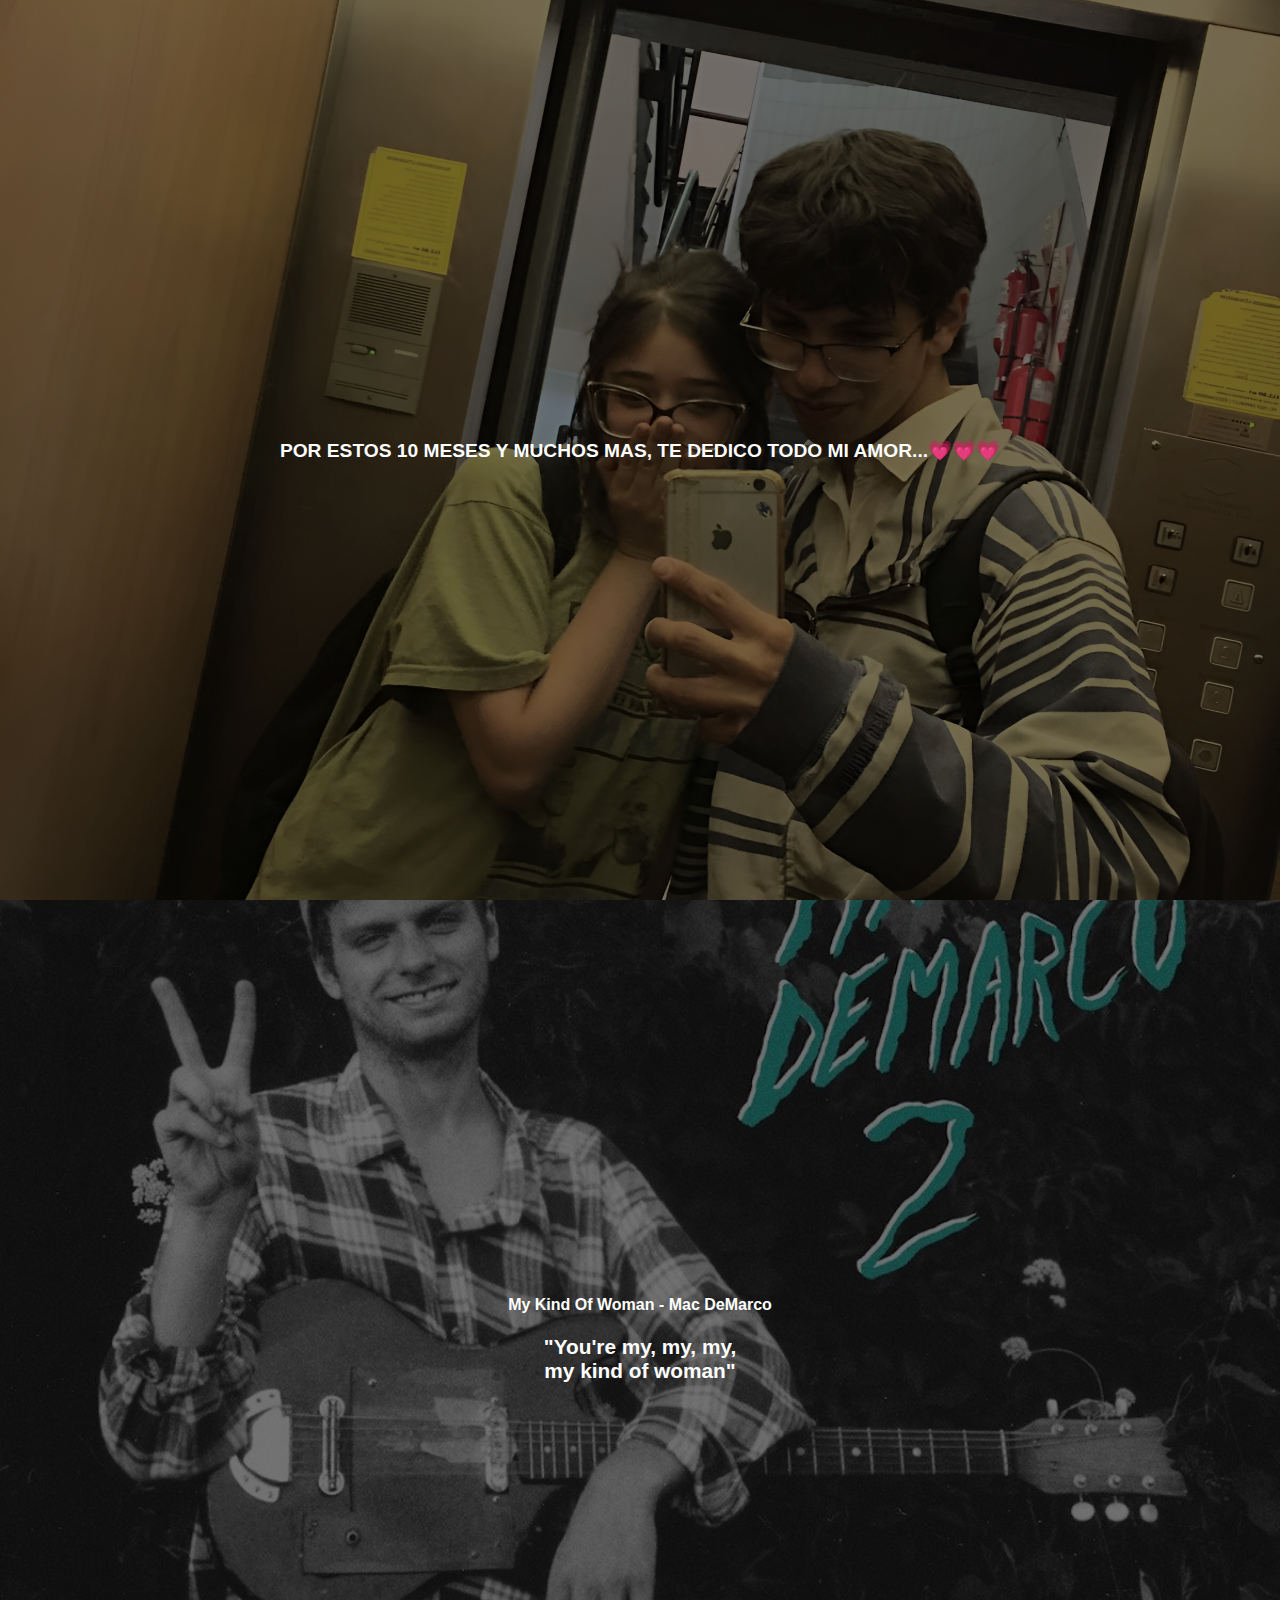
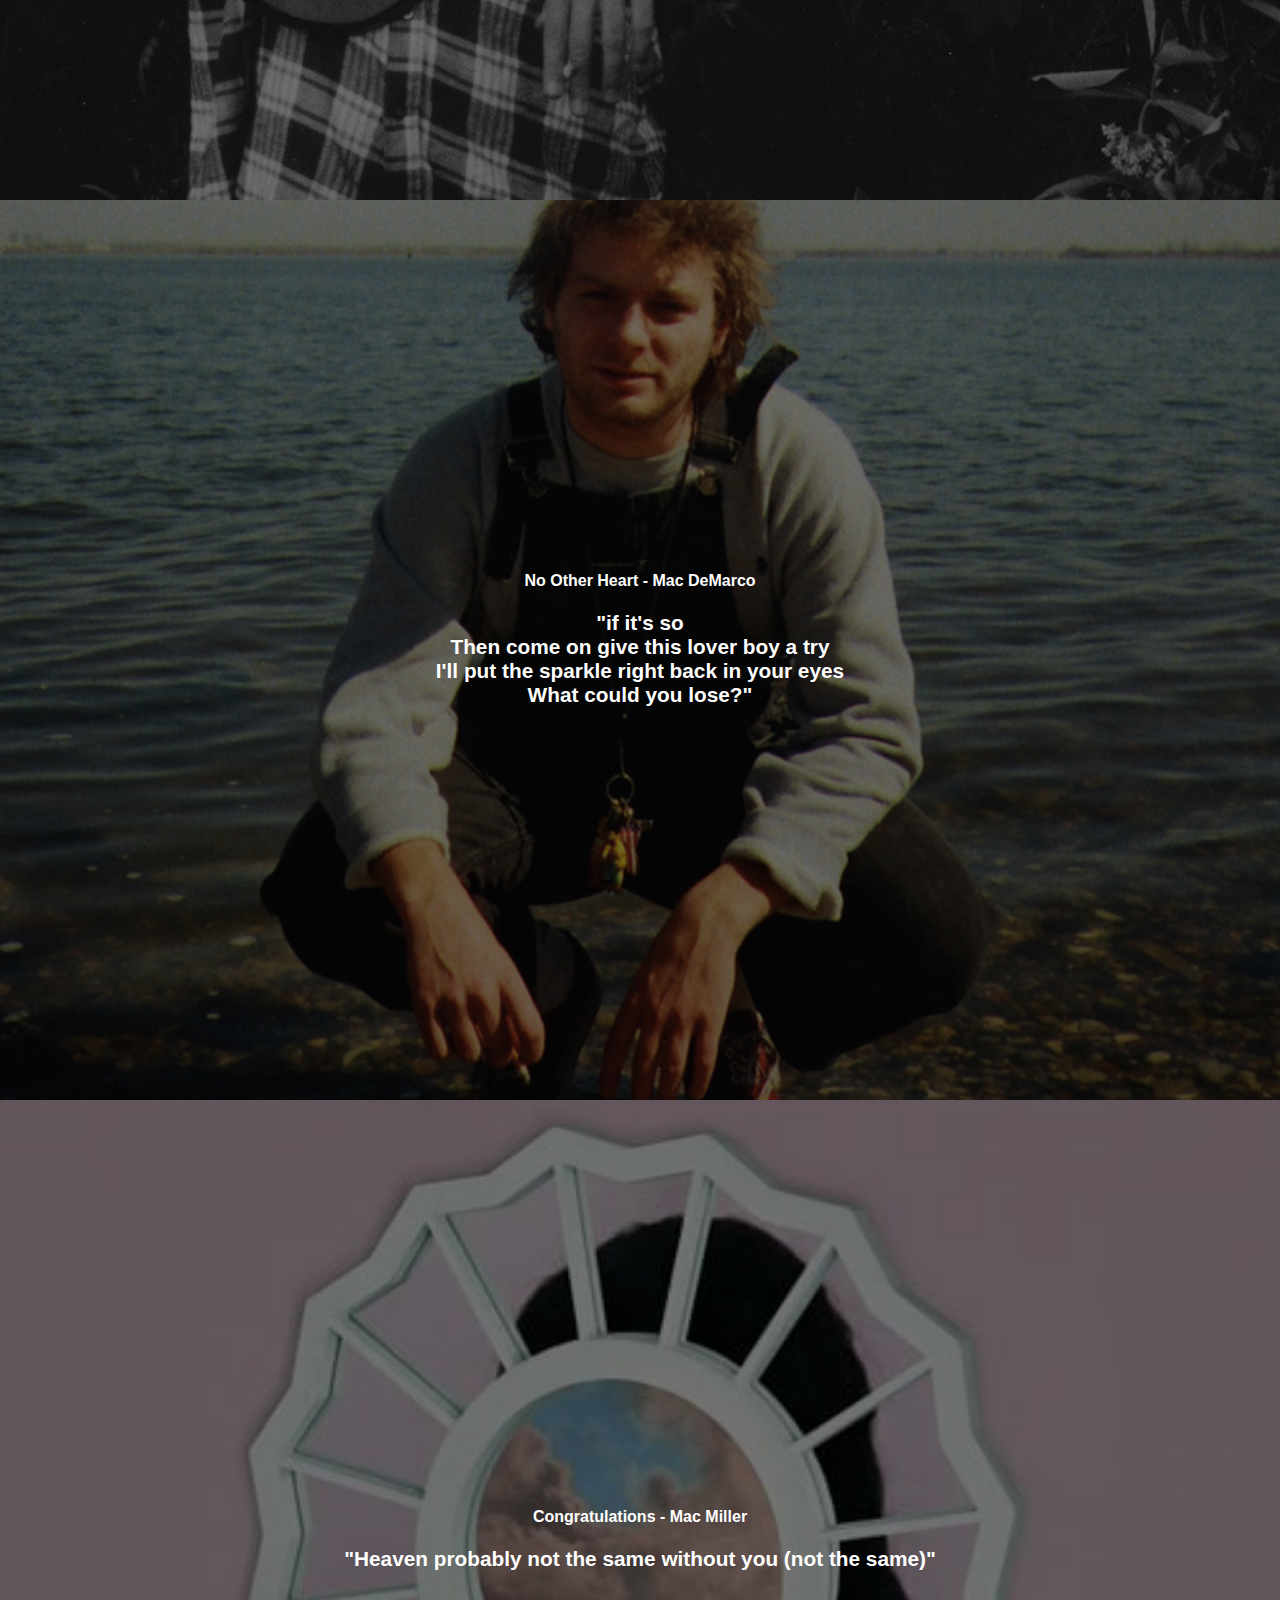
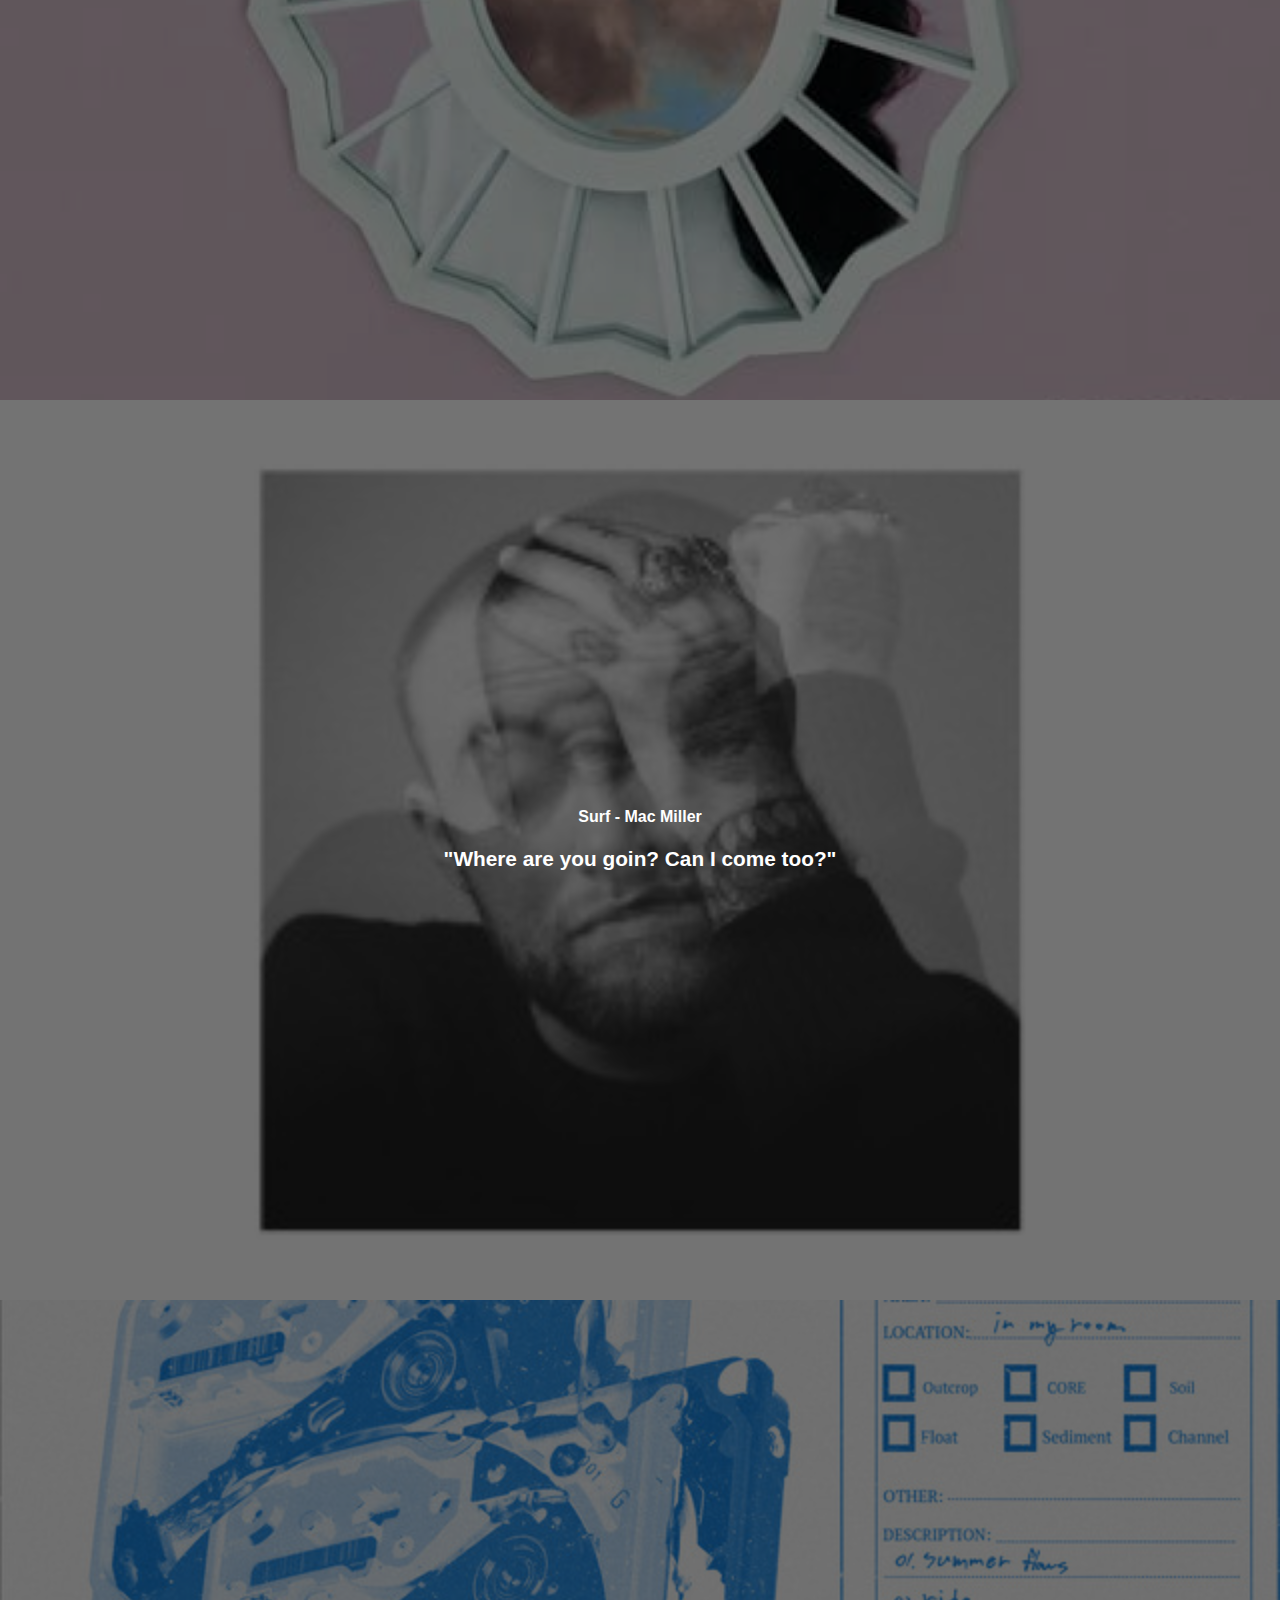
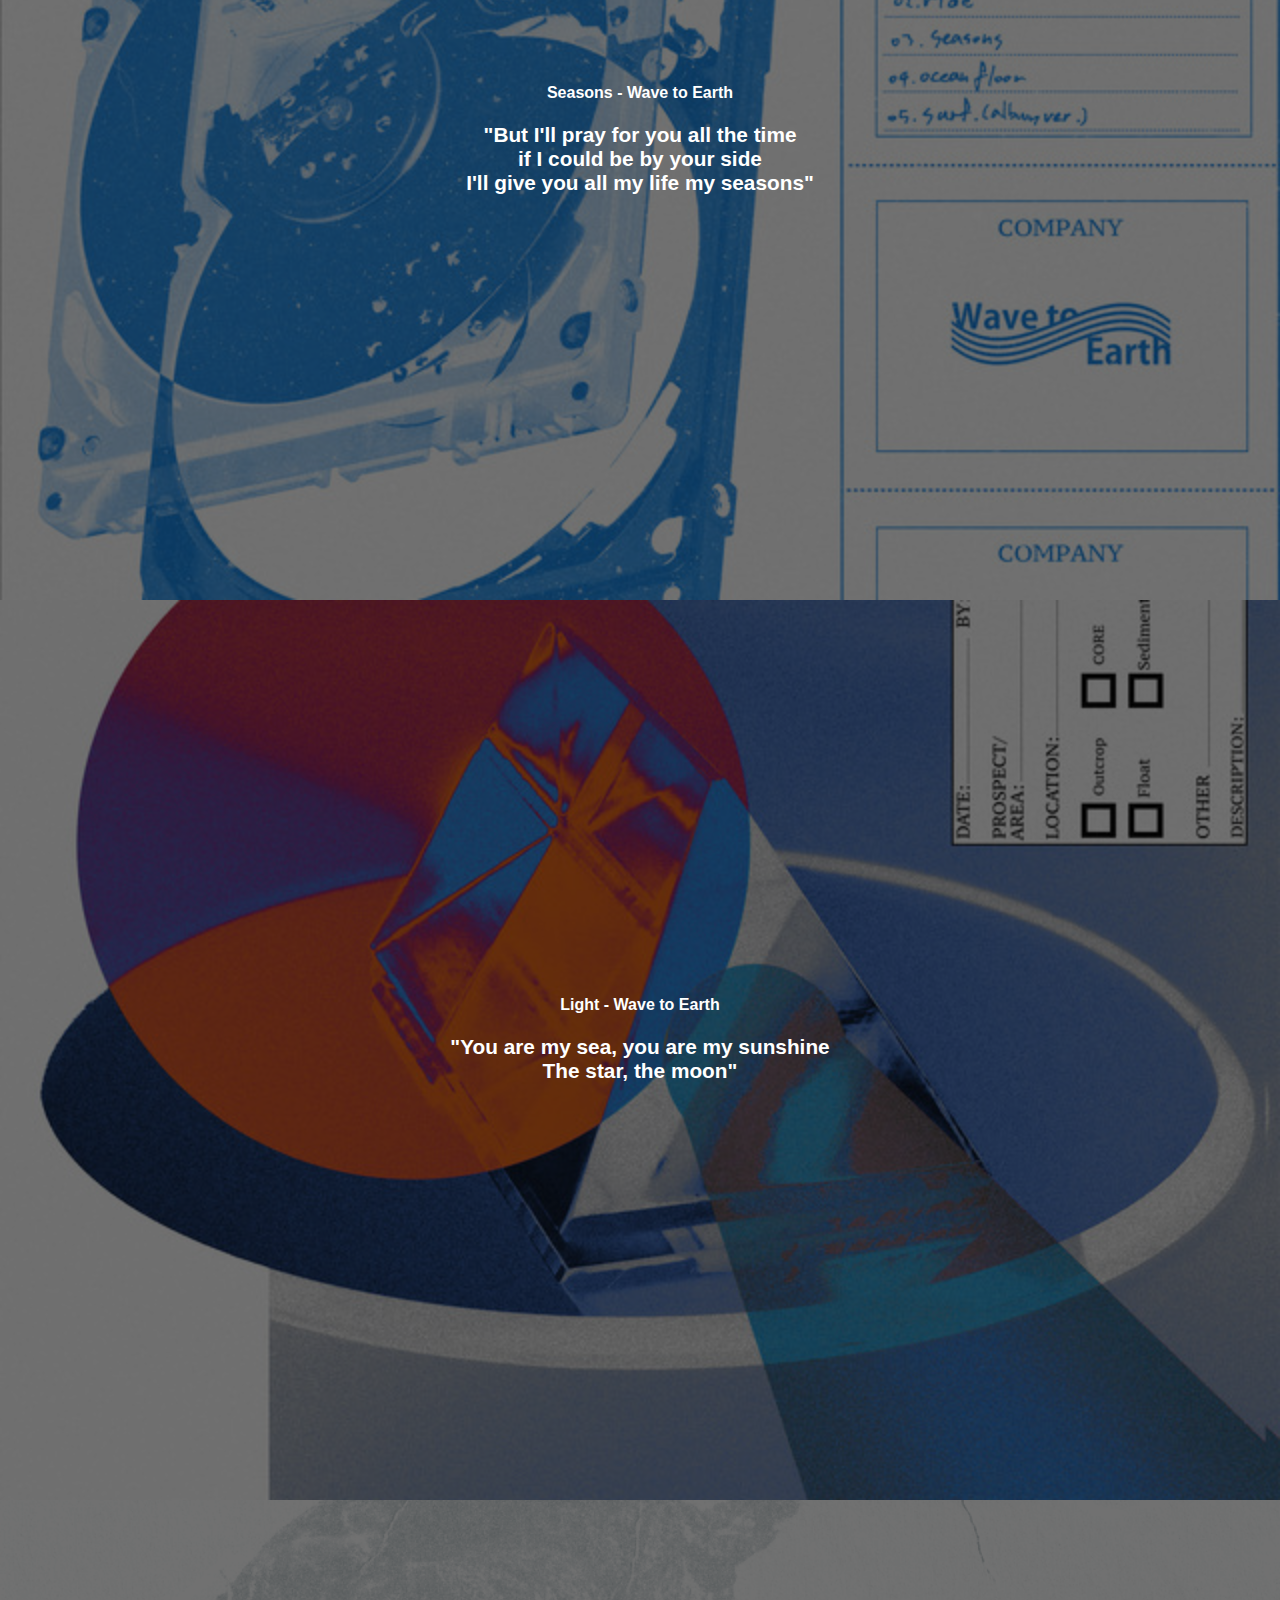
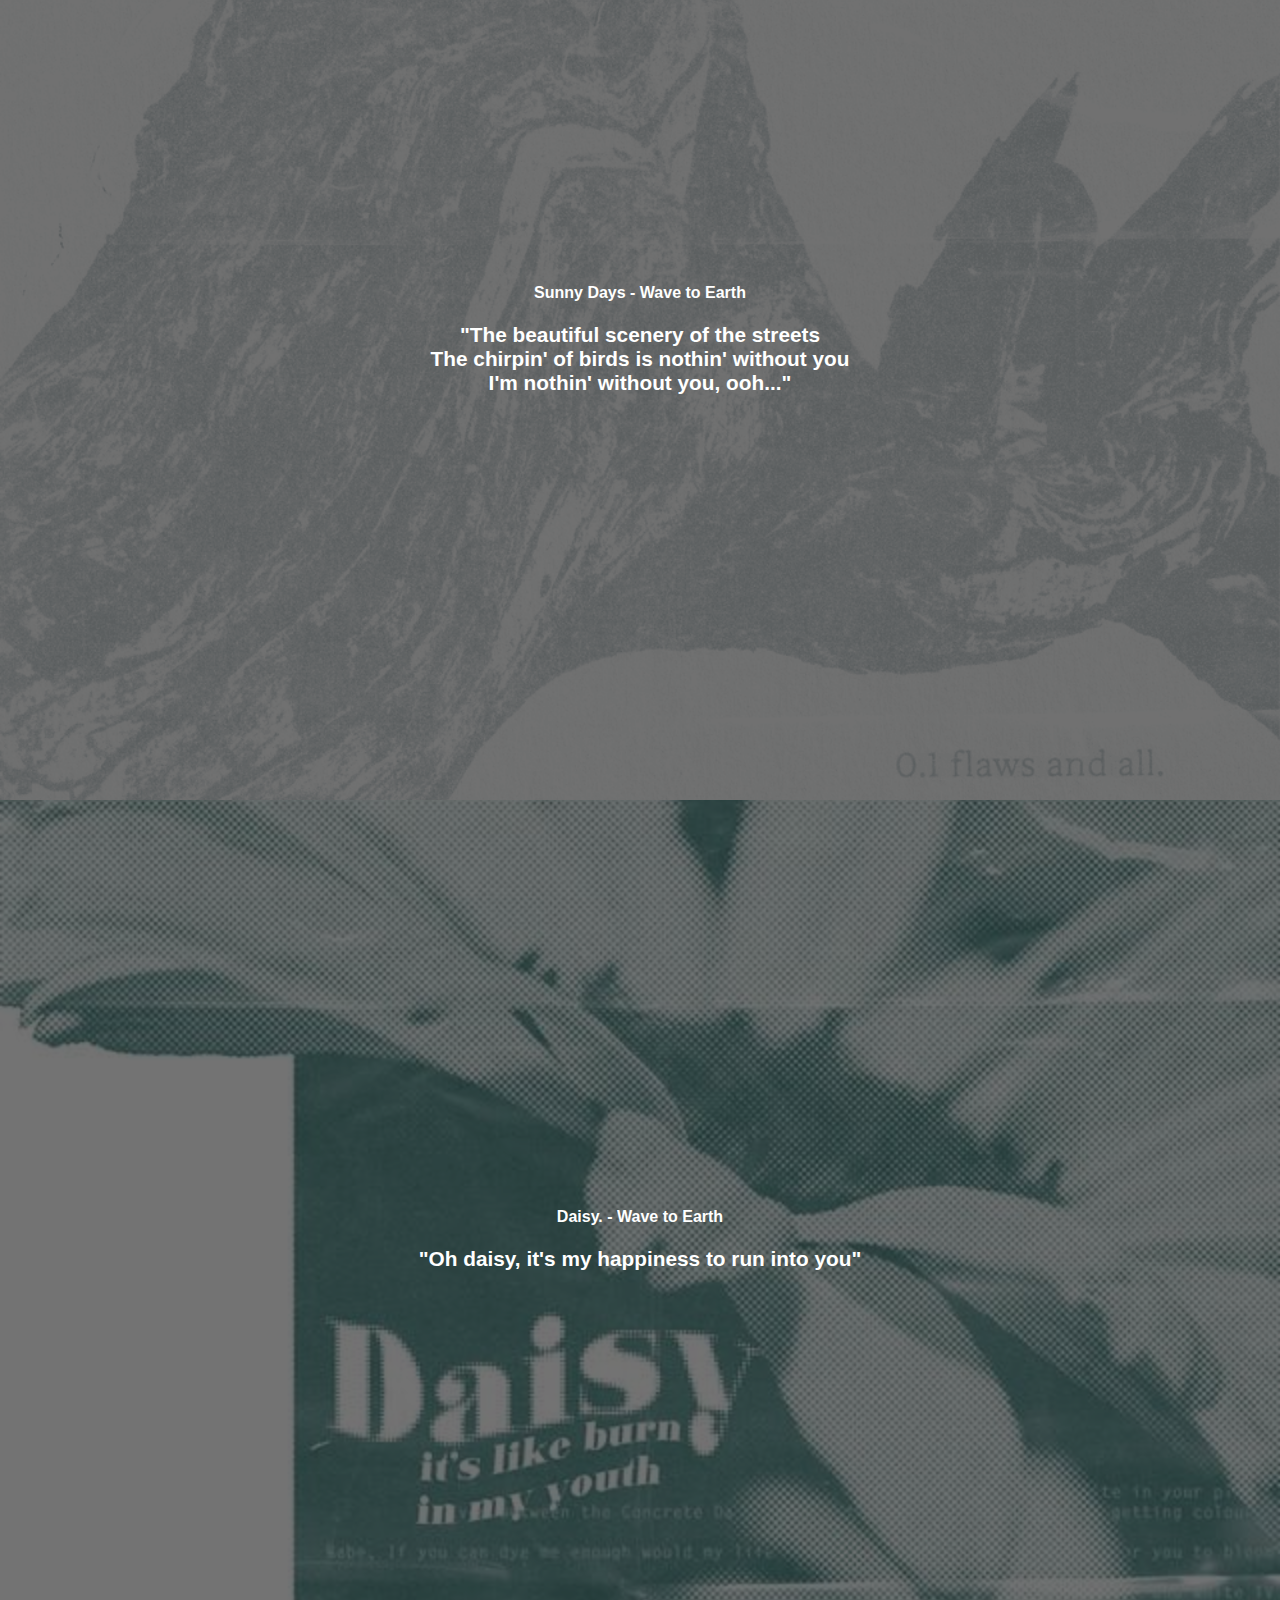
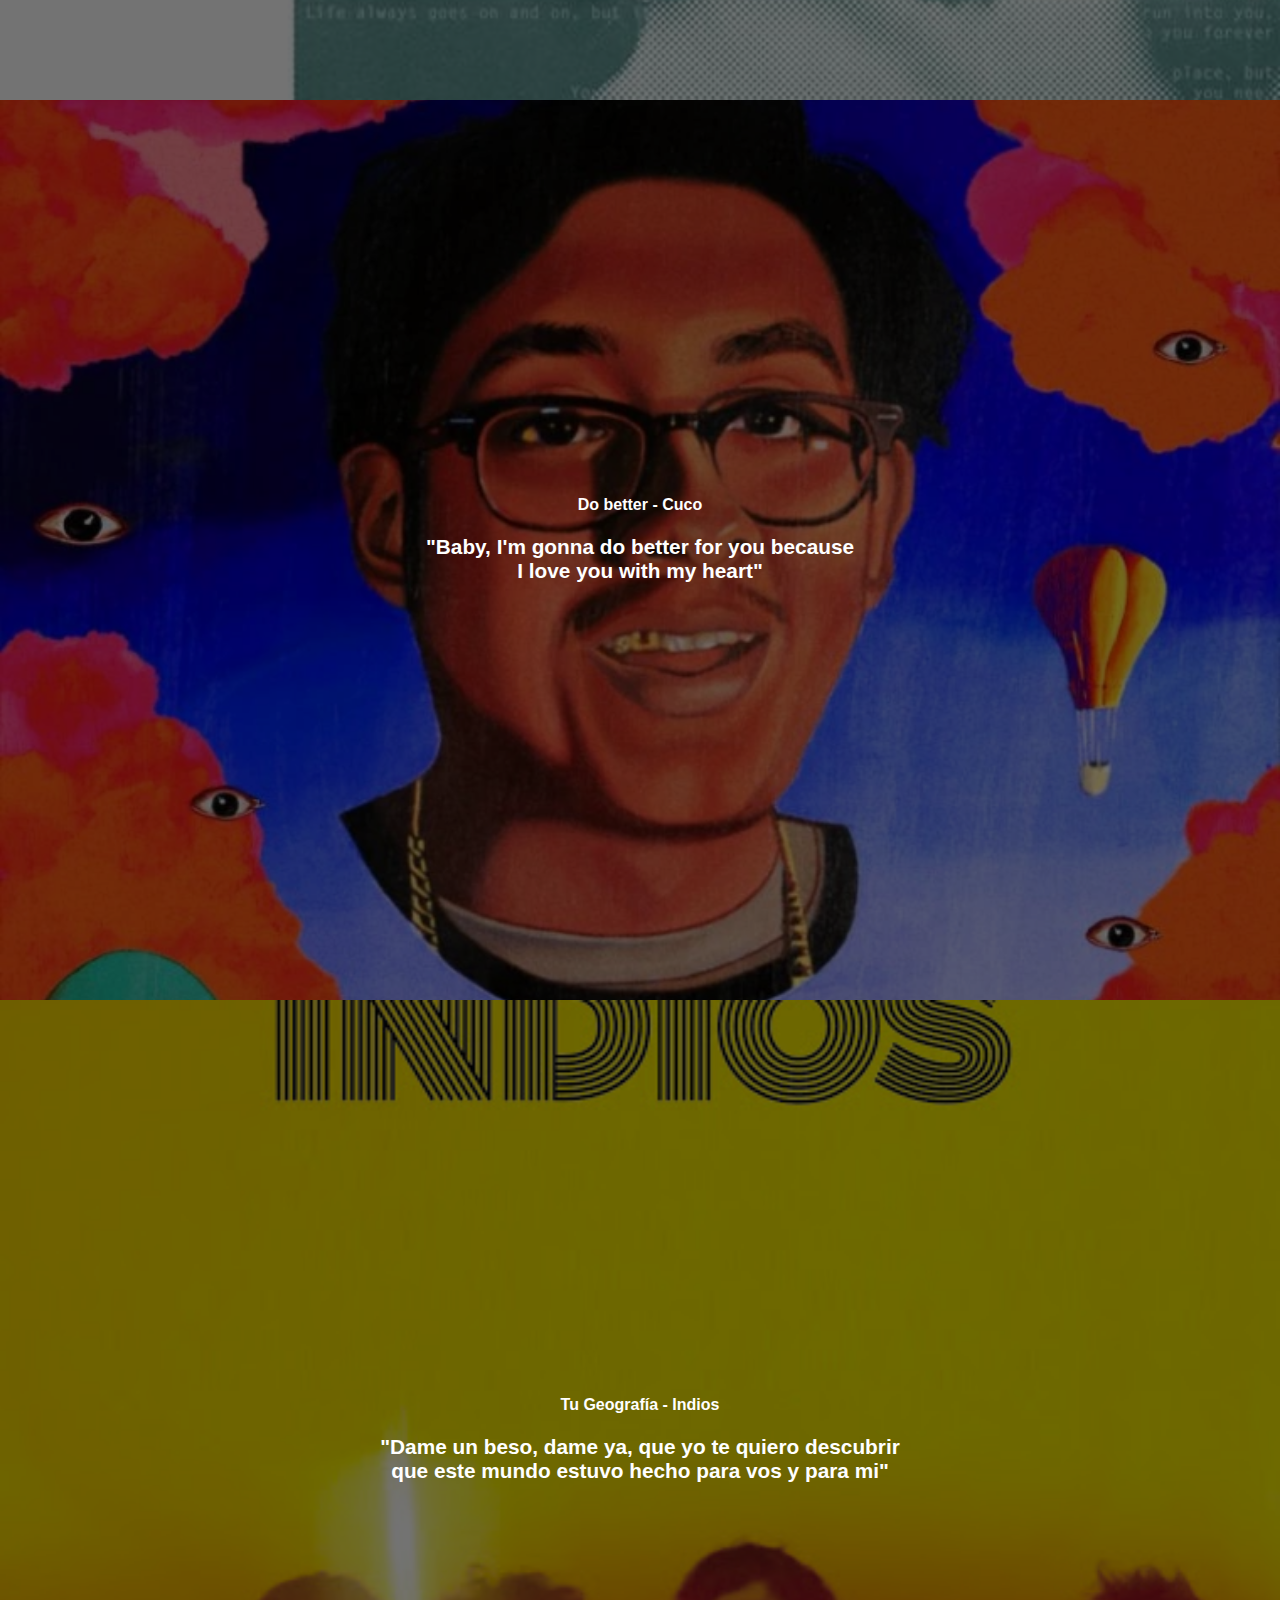
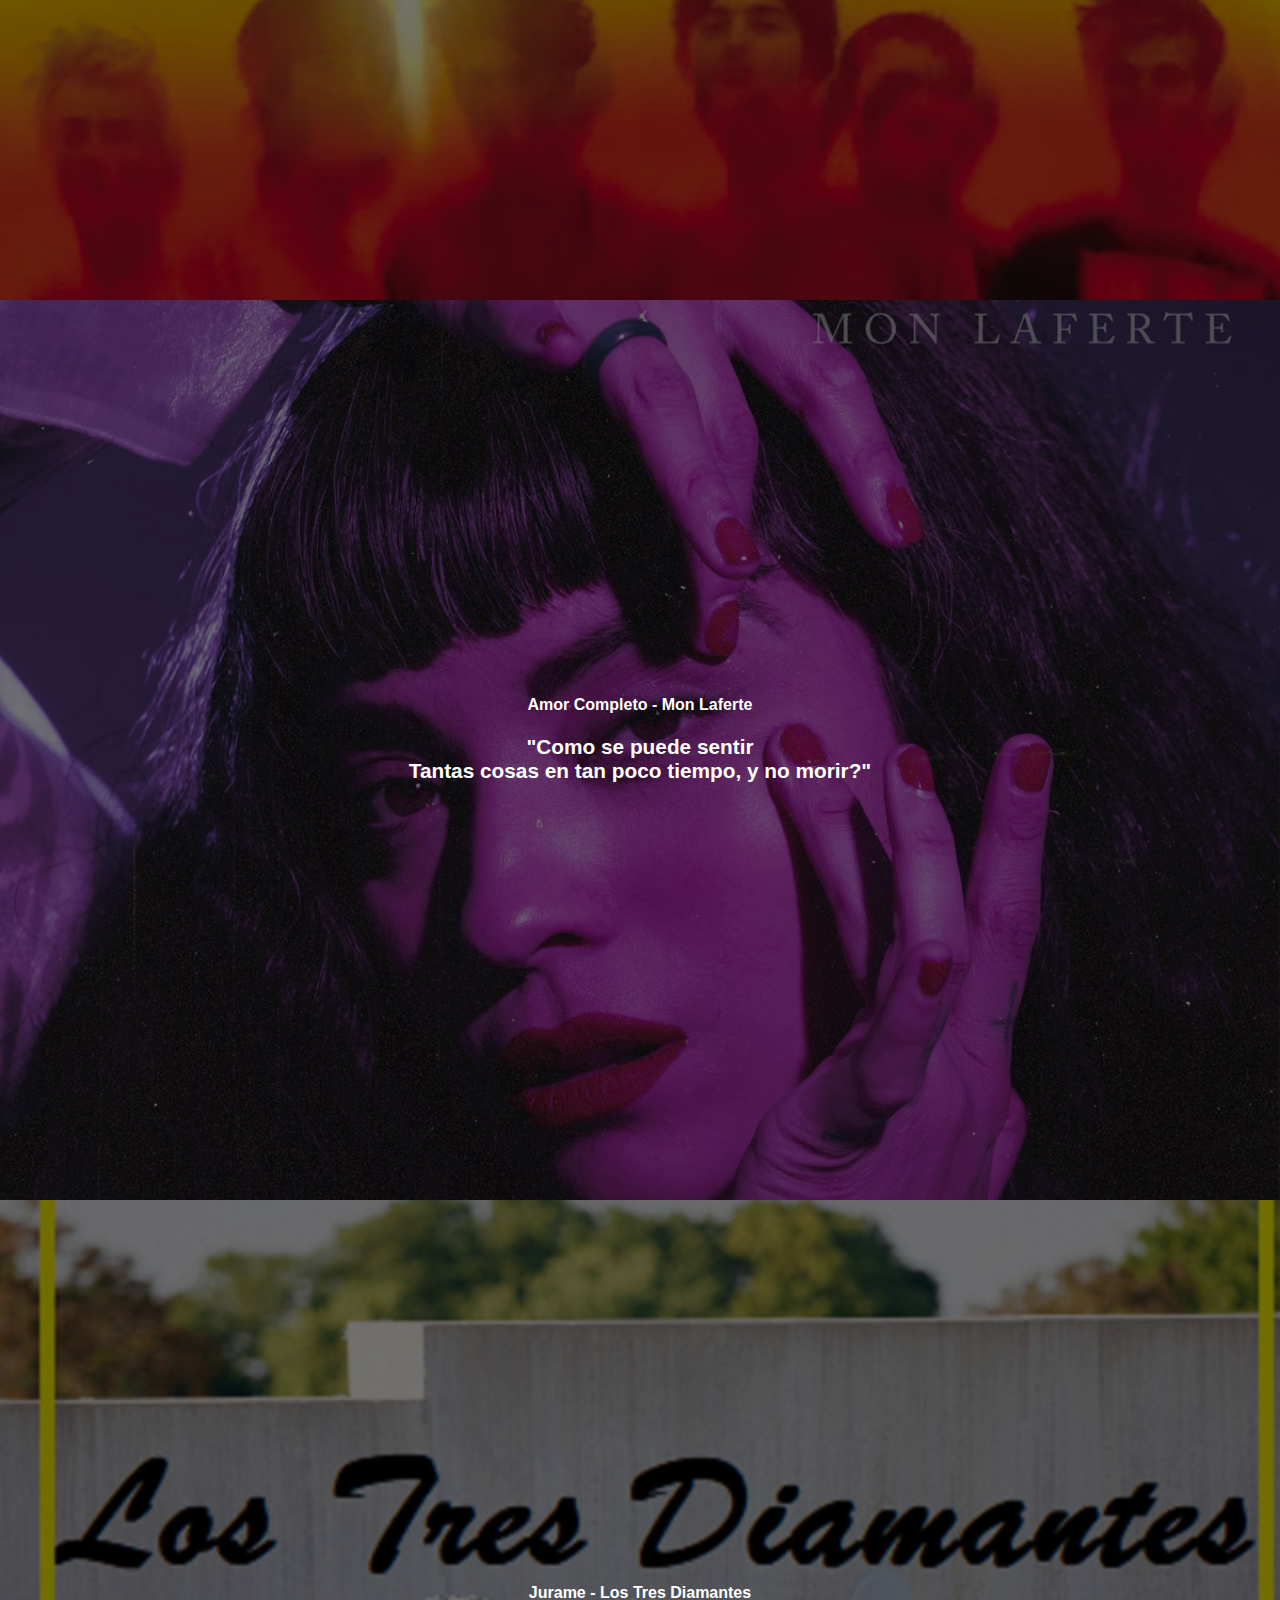
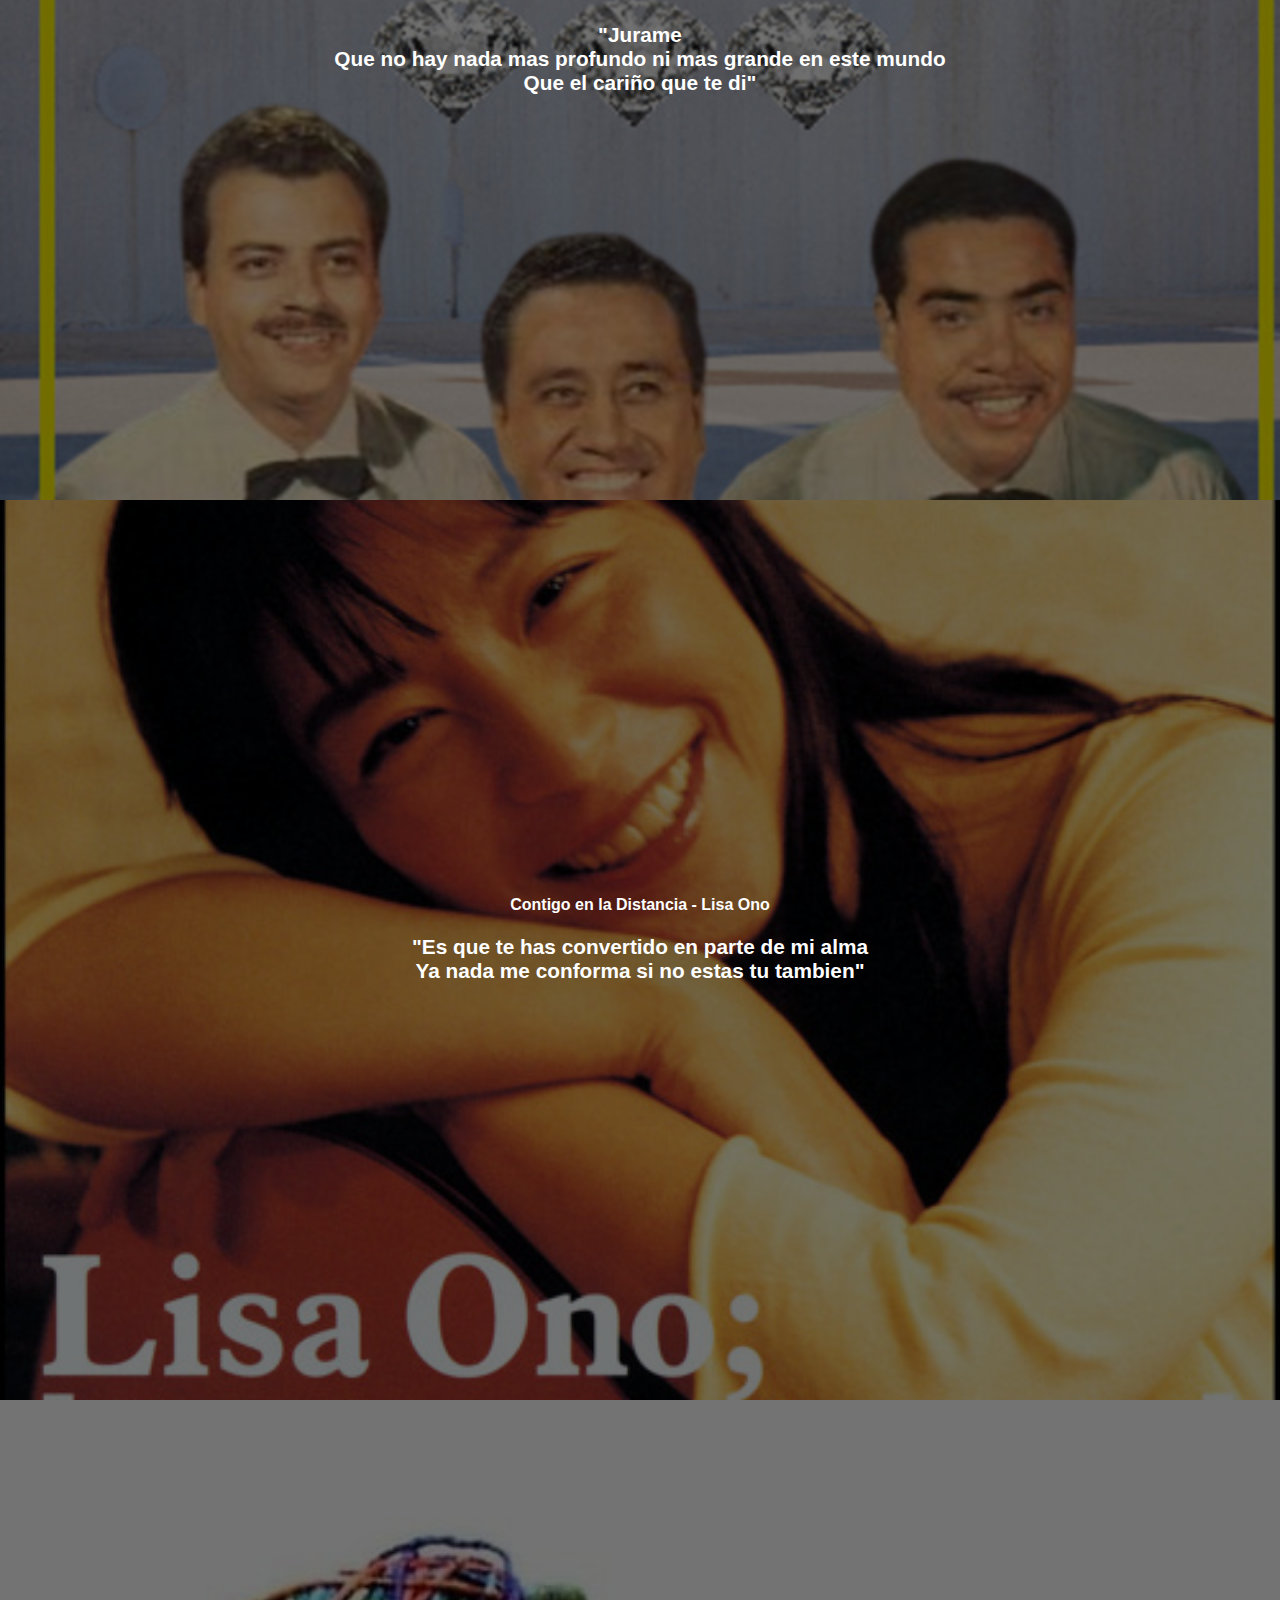
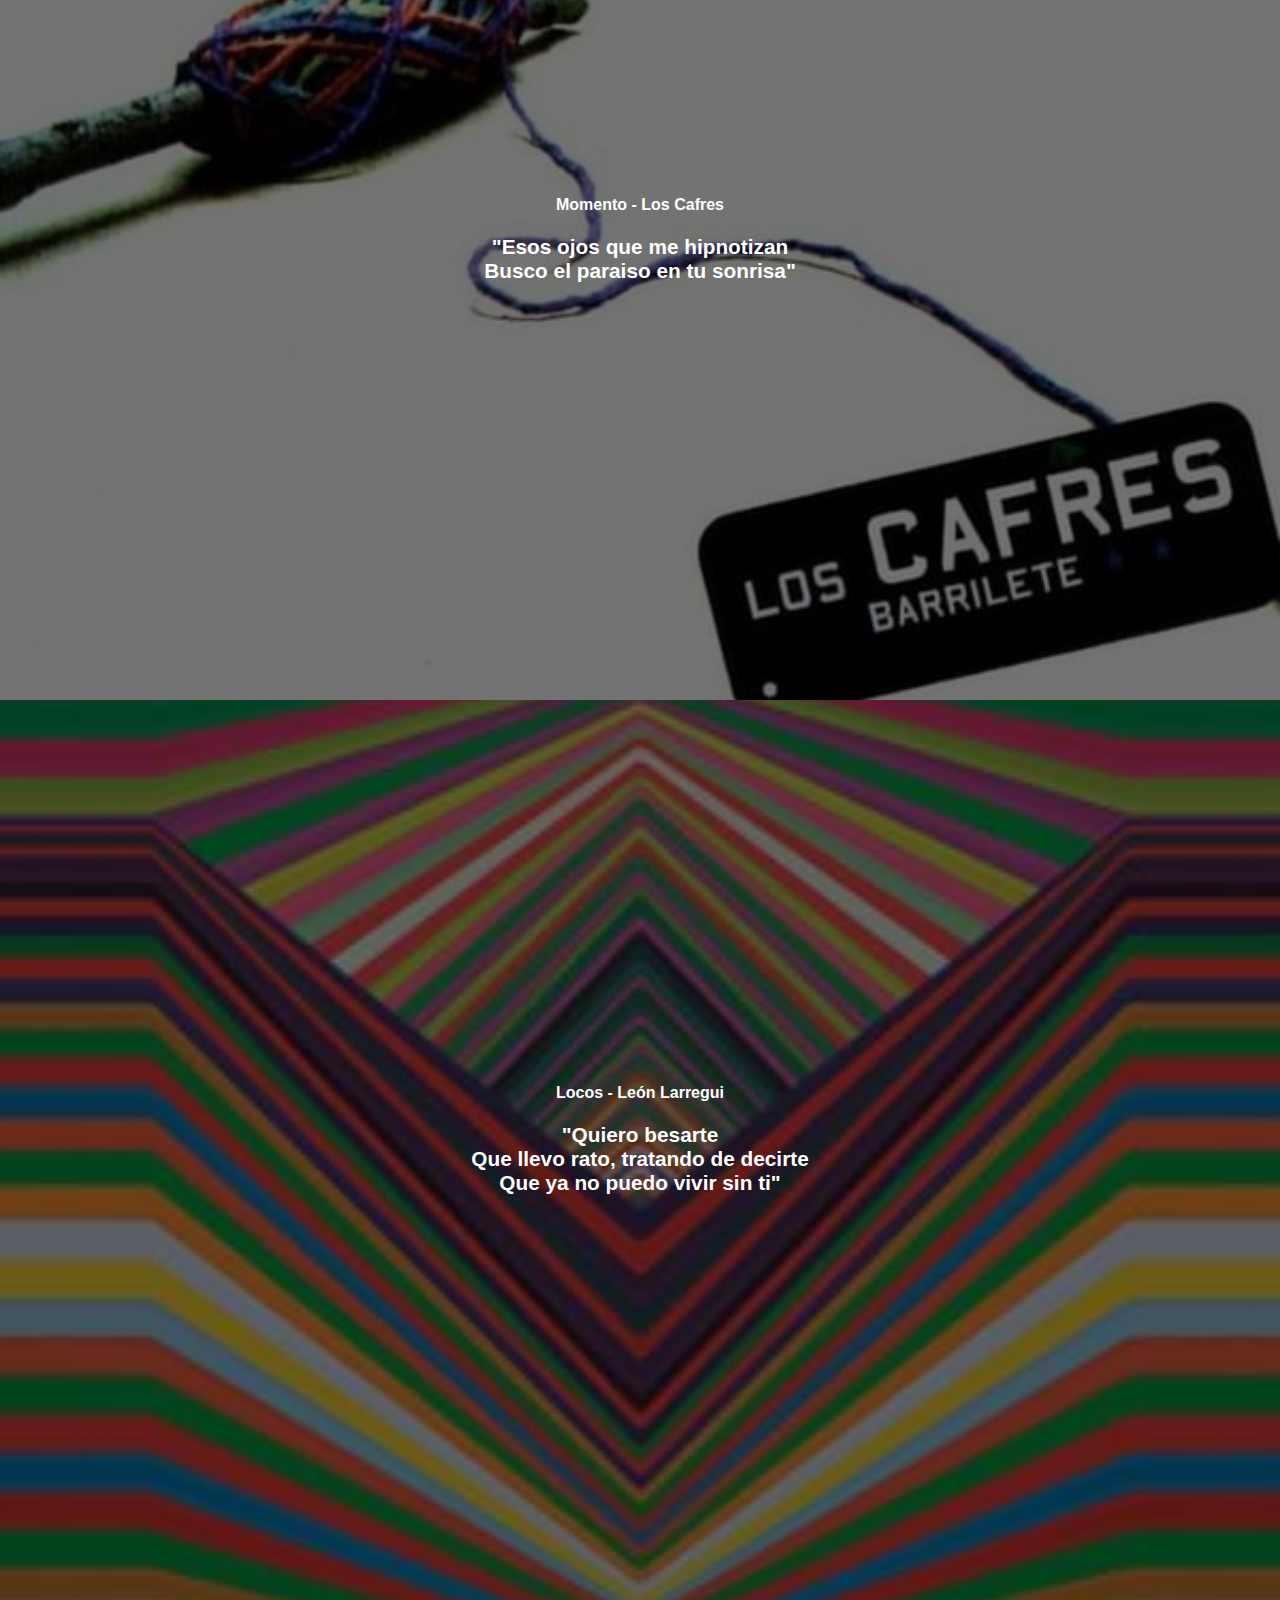
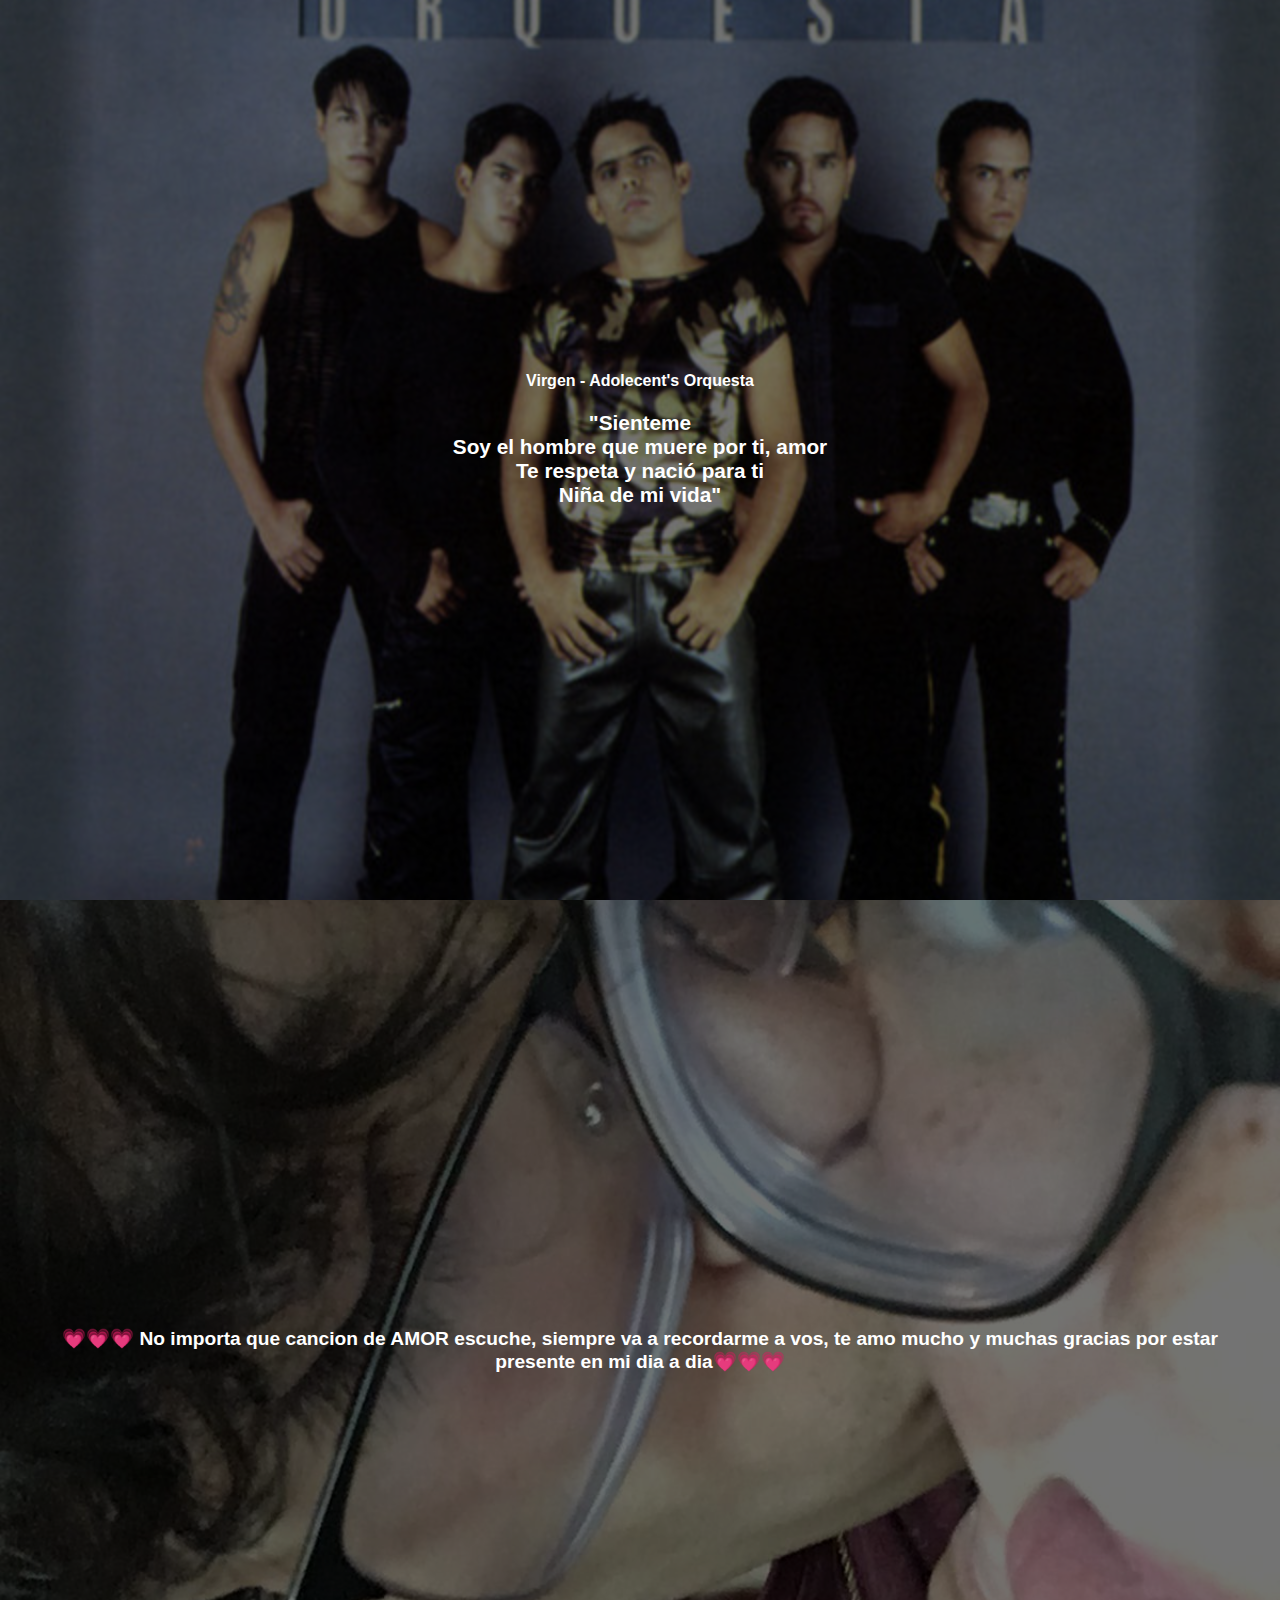
<file: index.html>
<!DOCTYPE html>
<html lang="es">
<head>
    <meta charset="UTF-8">
    <meta name="viewport" content="width=device-width, initial-scale=1.0">
    <link rel="stylesheet" href="css/style.css">
    <title>FELICES 10 MESES</title>
</head>
<body>
    <div class="contenedor" style="background-image: url('assets/mi_novia.jpg');">
        <div class="texto"> POR ESTOS 10 MESES Y MUCHOS MAS, TE DEDICO TODO MI AMOR...💗💗💗 </div>
    </div>


    <a href="https://www.youtube.com/watch?v=du9Spd0BO9U&list=RDdu9Spd0BO9U&start_radio=1" target="_blank" rel="noopener noreferrer" class="link-contenedor1">
    <div class="contenedor1" style="background-image: url('assets/my_kind_of_woman.jpg');">
        <div class="titulo"> My Kind Of Woman - Mac DeMarco</div>
        <div class="letra">
            <p> "You're my, my, my, <br> my kind of woman" </p>
        </div>
    </div>
    </a>

    <a href="https://www.youtube.com/watch?v=Q_qmiJTVeMs&list=RDQ_qmiJTVeMs&start_radio=1" target="_blank" rel="noopener noreferrer" class="link-contenedor1">
    <div class="contenedor1" style="background-image: url('assets/no_other_heart.jpg');">
        <div class="titulo"> No Other Heart - Mac DeMarco</div>
        <div class="letra">
            <p> "if it's so <br> Then come on give this lover boy a try <br> I'll put the sparkle right back in your eyes <br> What could you lose?" </p>
        </div>
    </div>
    </a>

    <a href="https://www.youtube.com/watch?v=mlOKZmLhpCs&list=RDmlOKZmLhpCs&start_radio=1" target="_blank" rel="noopener noreferrer" class="link-contenedor1">
    <div class="contenedor1" style="background-image: url('assets/congratulations.jpg');">
        <div class="titulo"> Congratulations - Mac Miller </div>
        <div class="letra">
            <p> "Heaven probably not the same without you (not the same)" </p>
        </div>
    </div>
    </a>

    <a href="https://www.youtube.com/watch?v=oT2G7_bVttU&list=RDoT2G7_bVttU&start_radio=1" target="_blank" rel="noopener noreferrer" class="link-contenedor1">
    <div class="contenedor1" style="background-image: url('assets/surf.jpg');">
        <div class="titulo"> Surf - Mac Miller </div>
        <div class="letra">
            <p> "Where are you goin? Can I come too?" </p>
        </div>
    </div>
    </a>

    <a href="https://www.youtube.com/watch?v=8bk67UW46E0&list=RD8bk67UW46E0&start_radio=1" target="_blank" rel="noopener noreferrer" class="link-contenedor1">
    <div class="contenedor1" style="background-image: url('assets/seasons.jpg');">
        <div class="titulo"> Seasons - Wave to Earth </div>
        <div class="letra">
            <p> "But I'll pray for you all the time <br> if I could be by your side <br> I'll give you all my life my seasons" </p>
        </div>
    </div>
    </a>

    <a href="https://www.youtube.com/watch?v=lR24O_ztqKw&list=RDlR24O_ztqKw&start_radio=1" target="_blank" rel="noopener noreferrer" class="link-contenedor1">
    <div class="contenedor1" style="background-image: url('assets/light.jpg');">
        <div class="titulo"> Light - Wave to Earth </div>
        <div class="letra">
            <p> "You are my sea, you are my sunshine <br> The star, the moon" </p>
        </div>
    </div>
    </a>

    <a href="https://www.youtube.com/watch?v=mpZLoFV3O_4&list=RDmpZLoFV3O_4&start_radio=1" target="_blank" rel="noopener noreferrer" class="link-contenedor1">
    <div class="contenedor1" style="background-image: url('assets/sunny_days.png');">
        <div class="titulo"> Sunny Days - Wave to Earth </div>
        <div class="letra">
            <p> "The beautiful scenery of the streets <br> The chirpin' of birds is nothin' without you <br> I'm nothin' without you, ooh..." </p>
        </div>
    </div>
    </a>

    <a href="https://www.youtube.com/watch?v=qqA_rHZJk3o&list=RDqqA_rHZJk3o&start_radio=1" target="_blank" rel="noopener noreferrer" class="link-contenedor1">
    <div class="contenedor1" style="background-image: url('assets/daisy.jpg');">
        <div class="titulo"> Daisy. - Wave to Earth </div>
        <div class="letra">
            <p> "Oh daisy, it's my happiness to run into you" </p>
        </div>
    </div>
    </a>

    <a href="https://www.youtube.com/watch?v=rDzThMqJHD4&list=RDrDzThMqJHD4&start_radio=1" target="_blank" rel="noopener noreferrer" class="link-contenedor1">
    <div class="contenedor1" style="background-image: url('assets/do_better.jpg');">
        <div class="titulo"> Do better - Cuco </div>
        <div class="letra">
            <p> "Baby, I'm gonna do better for you because <br> I love you with my heart" </p>
        </div>
    </div>
    </a>

    <a href="https://www.youtube.com/watch?v=fEYfaPesLNY&list=RDfEYfaPesLNY&start_radio=1" target="_blank" rel="noopener noreferrer" class="link-contenedor1">
    <div class="contenedor1" style="background-image: url('assets/tu_geografia.jpg');">
        <div class="titulo"> Tu Geografía - Indios </div>
        <div class="letra">
            <p> "Dame un beso, dame ya, que yo te quiero descubrir <br> que este mundo estuvo hecho para vos y para mi" </p>
        </div>
    </div>
    </a>

    <a href="https://youtu.be/bLojUhnV_RQ?si=RjCHGCrGBnSgPKdt" target="_blank" rel="noopener noreferrer" class="link-contenedor1">
    <div class="contenedor1" style="background-image: url('assets/amor_completo.jpg');">
        <div class="titulo"> Amor Completo - Mon Laferte </div>
        <div class="letra">
            <p> "Como se puede sentir <br> Tantas cosas en tan poco tiempo, y no morir?" </p>
        </div>
    </div>
    </a>

    <a href="https://youtu.be/zMfVBPQHXmQ?si=TSeKZUJ5GCGsqmXc" target="_blank" rel="noopener noreferrer" class="link-contenedor1">
    <div class="contenedor1" style="background-image: url('assets/jurame.jpg');">
        <div class="titulo"> Jurame - Los Tres Diamantes </div>
        <div class="letra">
            <p> "Jurame <br> Que no hay nada mas profundo ni mas grande en este mundo <br> Que el cariño que te di" </p>
        </div>
    </div>
    </a>

    <a href="https://youtu.be/9lgWeFu0q28?si=UeR1tVAIzjcks1EH" target="_blank" rel="noopener noreferrer" class="link-contenedor1">
    <div class="contenedor1" style="background-image: url('assets/contigo_en_la_distancia.jpg');">
        <div class="titulo"> Contigo en la Distancia - Lisa Ono </div>
        <div class="letra">
            <p> "Es que te has convertido en parte de mi alma <br> Ya nada me conforma si no estas tu tambien" </p>
        </div>
    </div>
    </a>

    <a href="https://youtu.be/6DSsvuePM8A?si=c3ojFpE3fFavosLv" target="_blank" rel="noopener noreferrer" class="link-contenedor1">
    <div class="contenedor1" style="background-image: url('assets/momento.jpg');">
        <div class="titulo"> Momento - Los Cafres </div>
        <div class="letra">
            <p> "Esos ojos que me hipnotizan <br> Busco el paraiso en tu sonrisa" </p>
        </div>
    </div>
    </a>

    <a href="https://youtu.be/oQnvA564Y7A?si=KBqSM7Mk0Ah4exoE" target="_blank" rel="noopener noreferrer" class="link-contenedor1">
    <div class="contenedor1" style="background-image: url('assets/locos.jpg');">
        <div class="titulo"> Locos - León Larregui </div>
        <div class="letra">
            <p> "Quiero besarte <br> Que llevo rato, tratando de decirte <br> Que ya no puedo vivir sin ti" </p>
        </div>
    </div>
    </a>

    <a href="https://youtu.be/pz9O3UeM_o0?si=auvcLx8NZKI_KbmS" target="_blank" rel="noopener noreferrer" class="link-contenedor1">
    <div class="contenedor1" style="background-image: url('assets/virgen.jpg');">
        <div class="titulo"> Virgen - Adolecent's Orquesta </div>
        <div class="letra">
            <p> "Sienteme <br> Soy el hombre que muere por ti, amor <br> Te respeta y nació para ti <br> Niña de mi vida" </p>
        </div>
    </div>
    </a>


    <div class="contenedor" style="background-image: url('assets/mi_novia2.jpg');">
        <div class="texto"> 💗💗💗 No importa que cancion de AMOR escuche, siempre va a recordarme a vos, te amo mucho y muchas gracias por estar presente en mi dia a dia💗💗💗 </div>
    </div>


    <script src="js/script.js"></script>

</body>
</html>
</file>
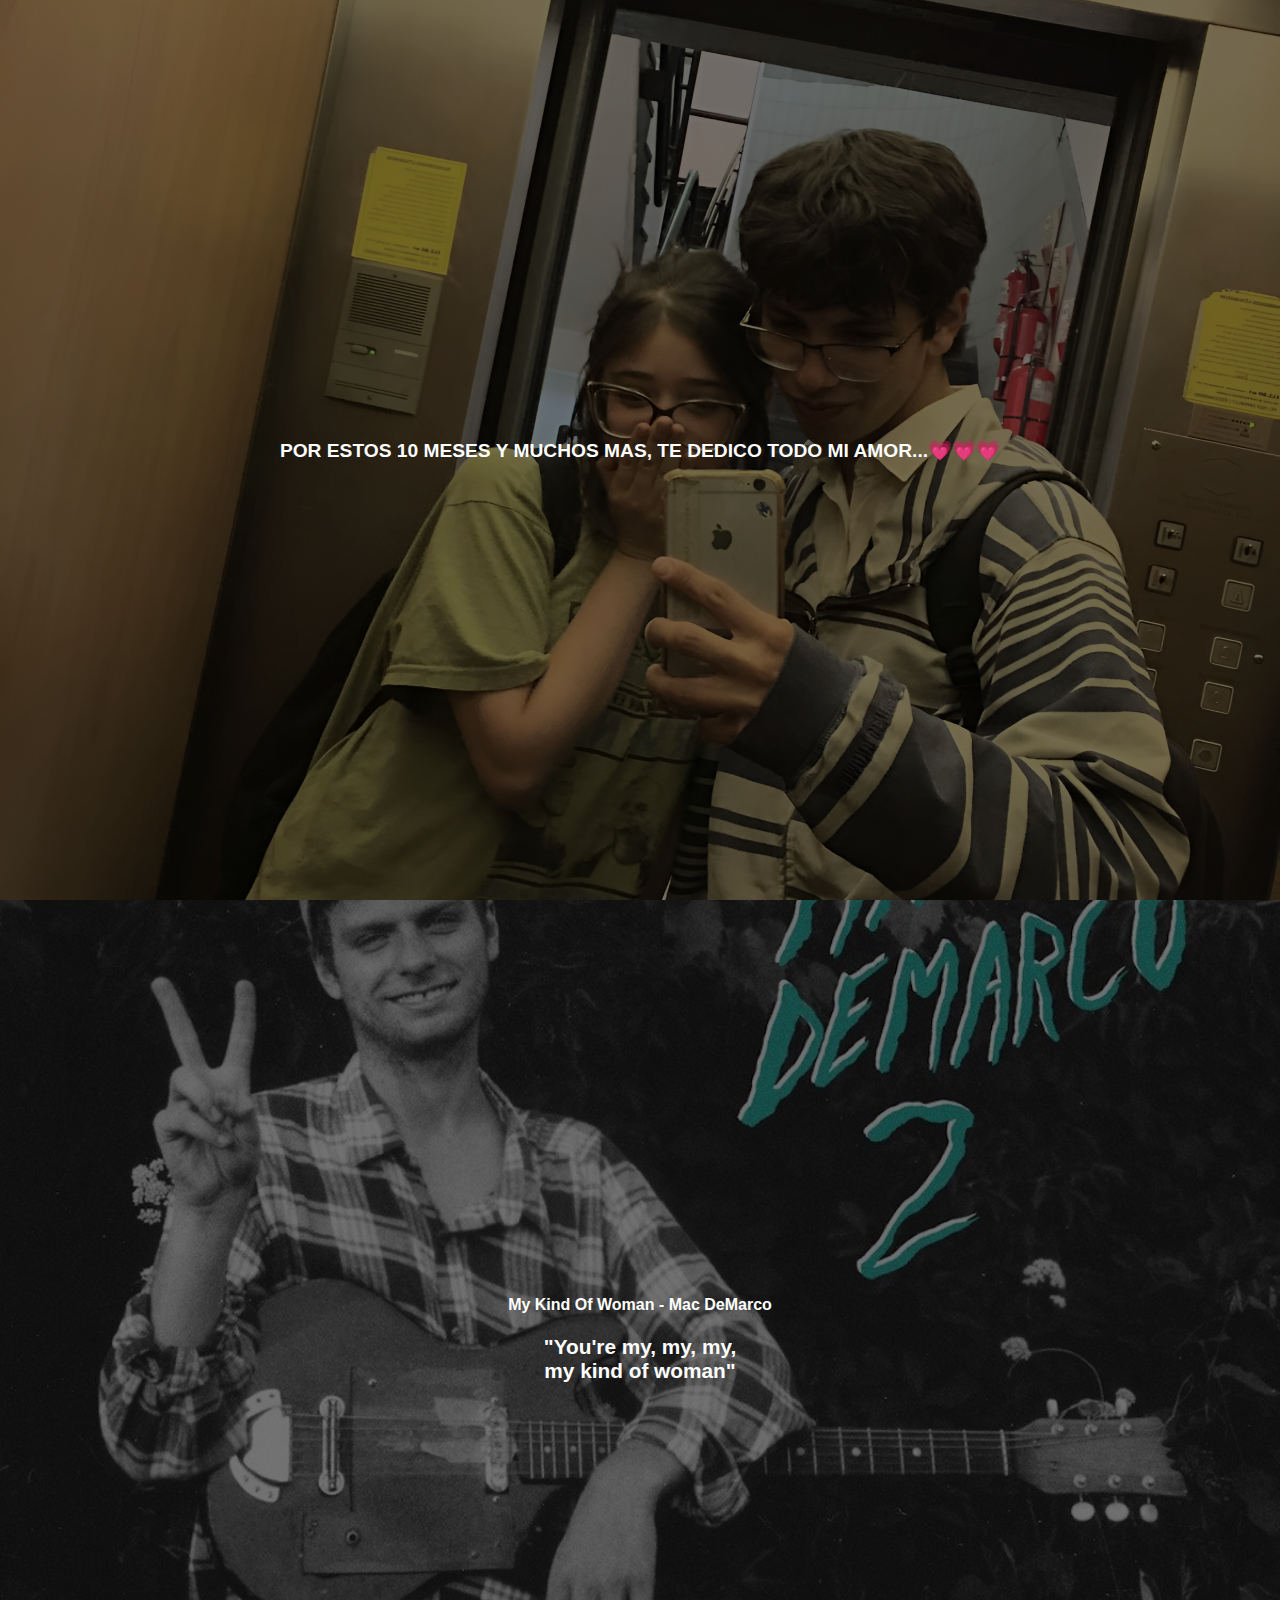
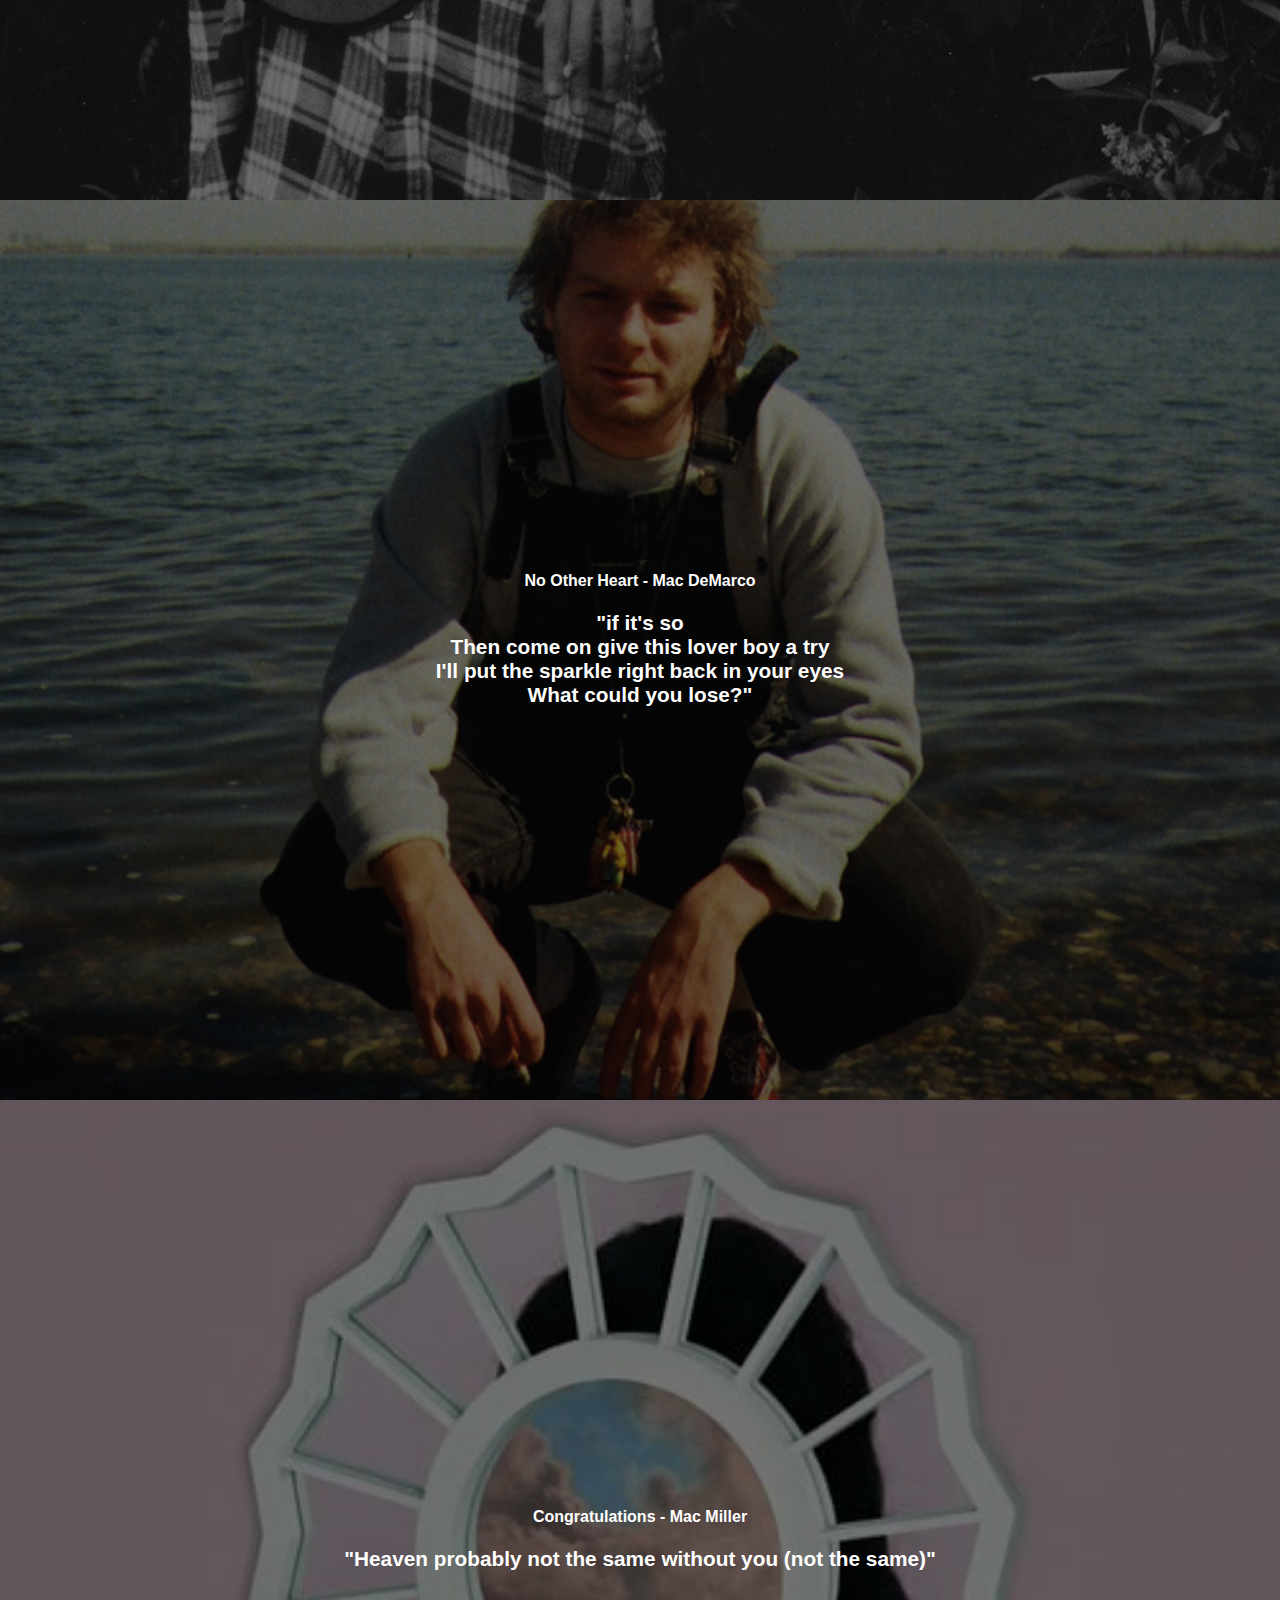
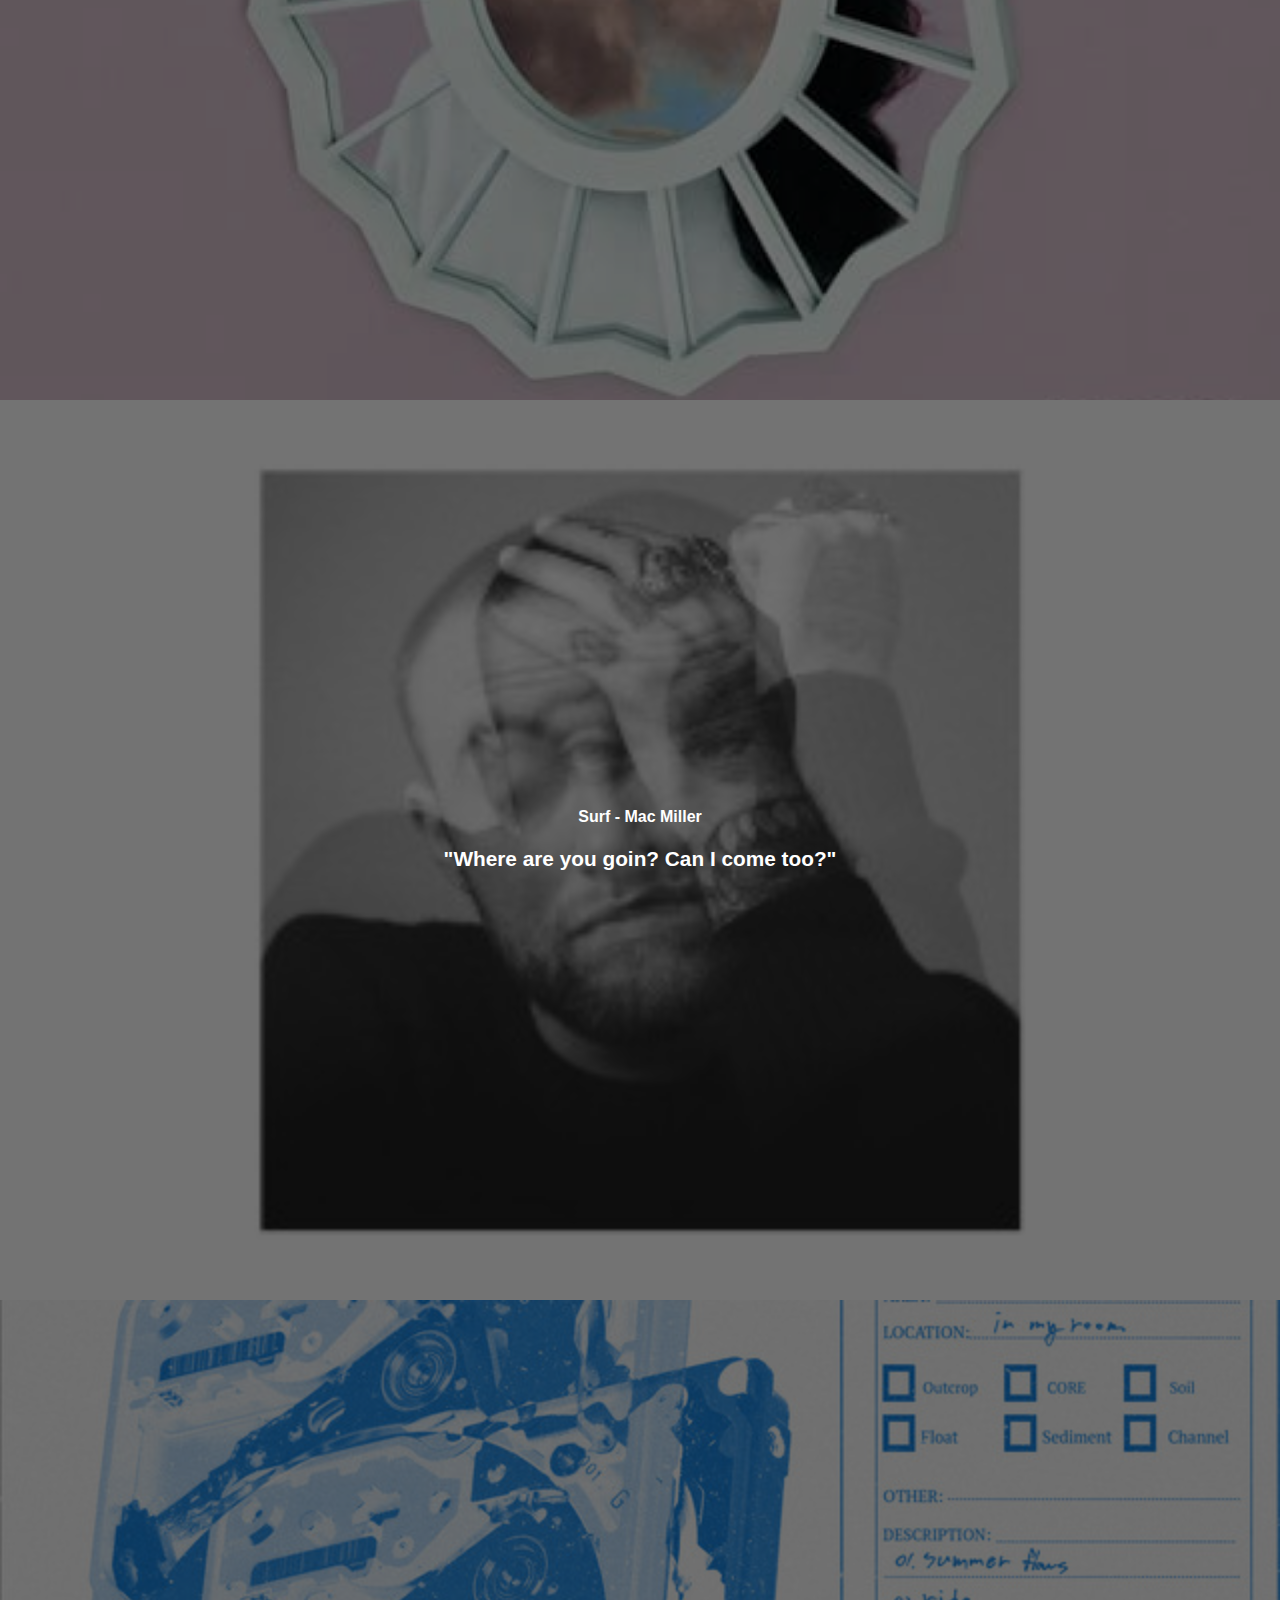
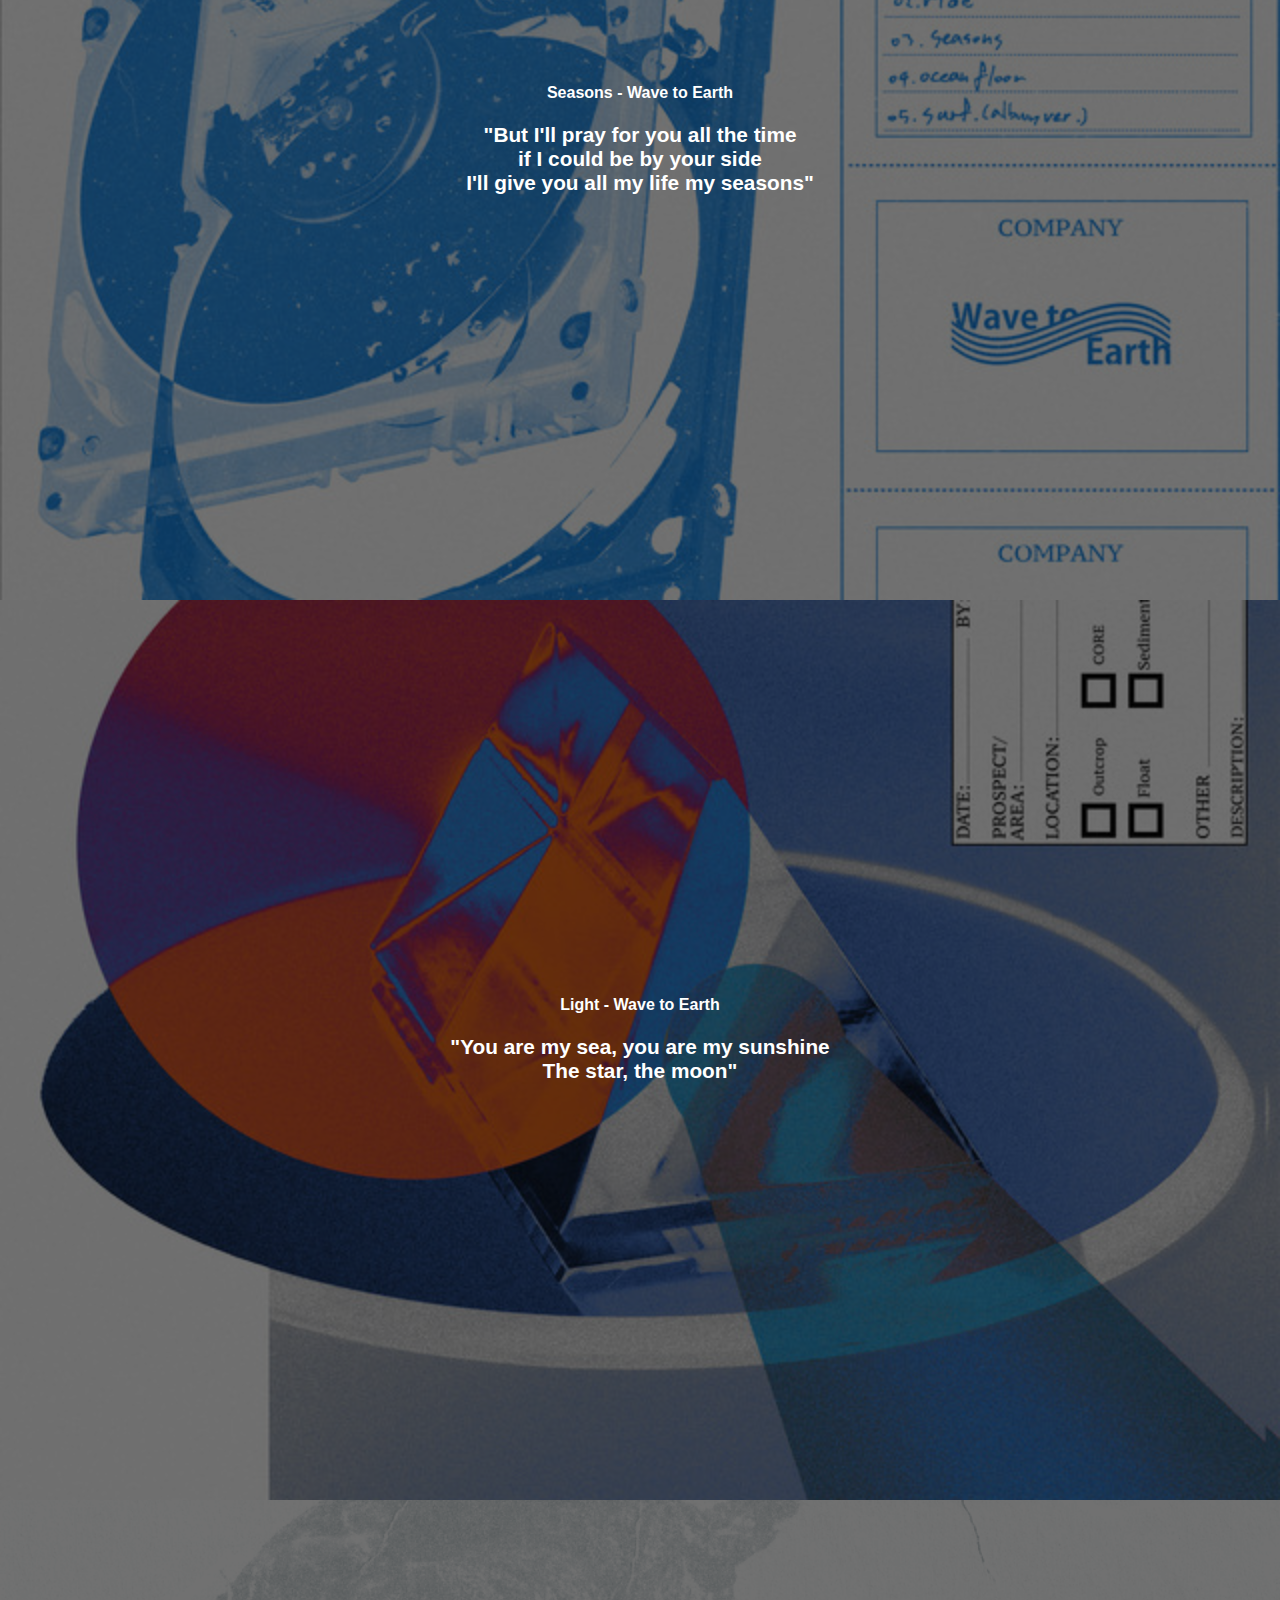
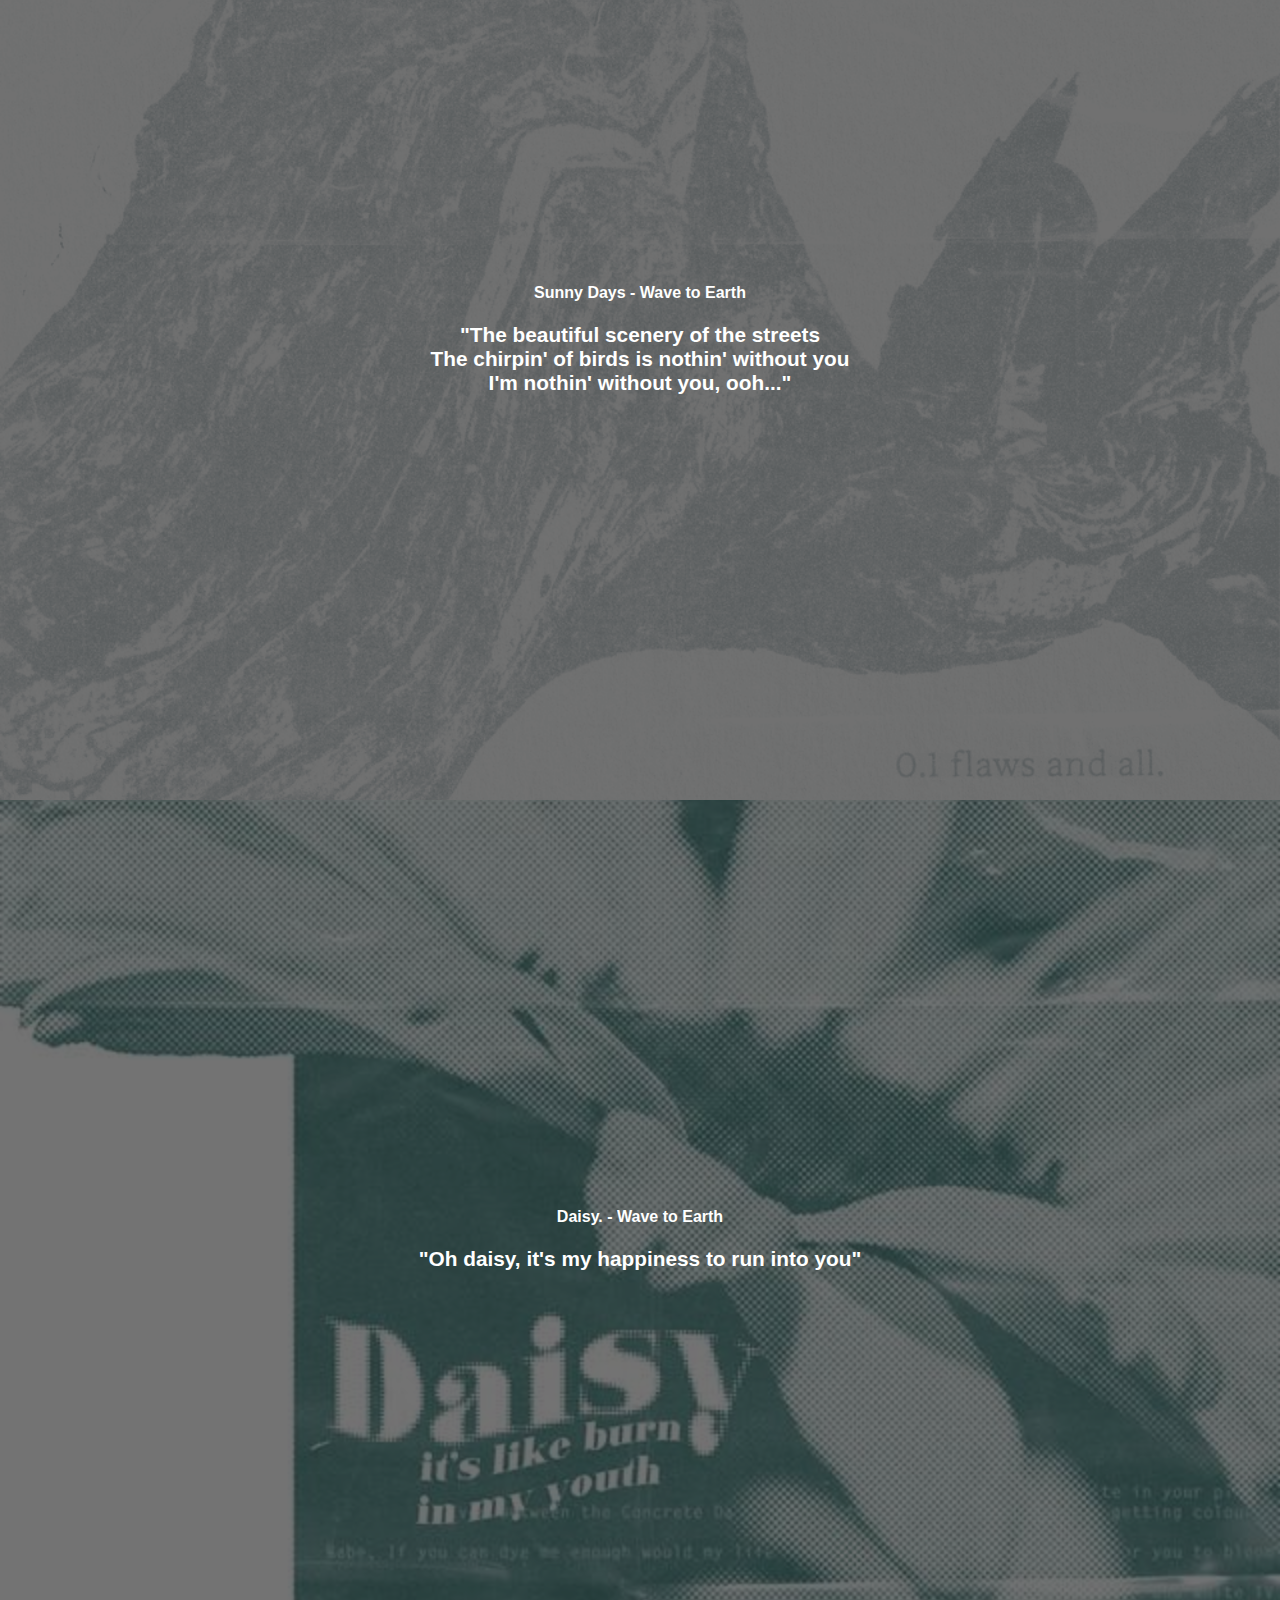
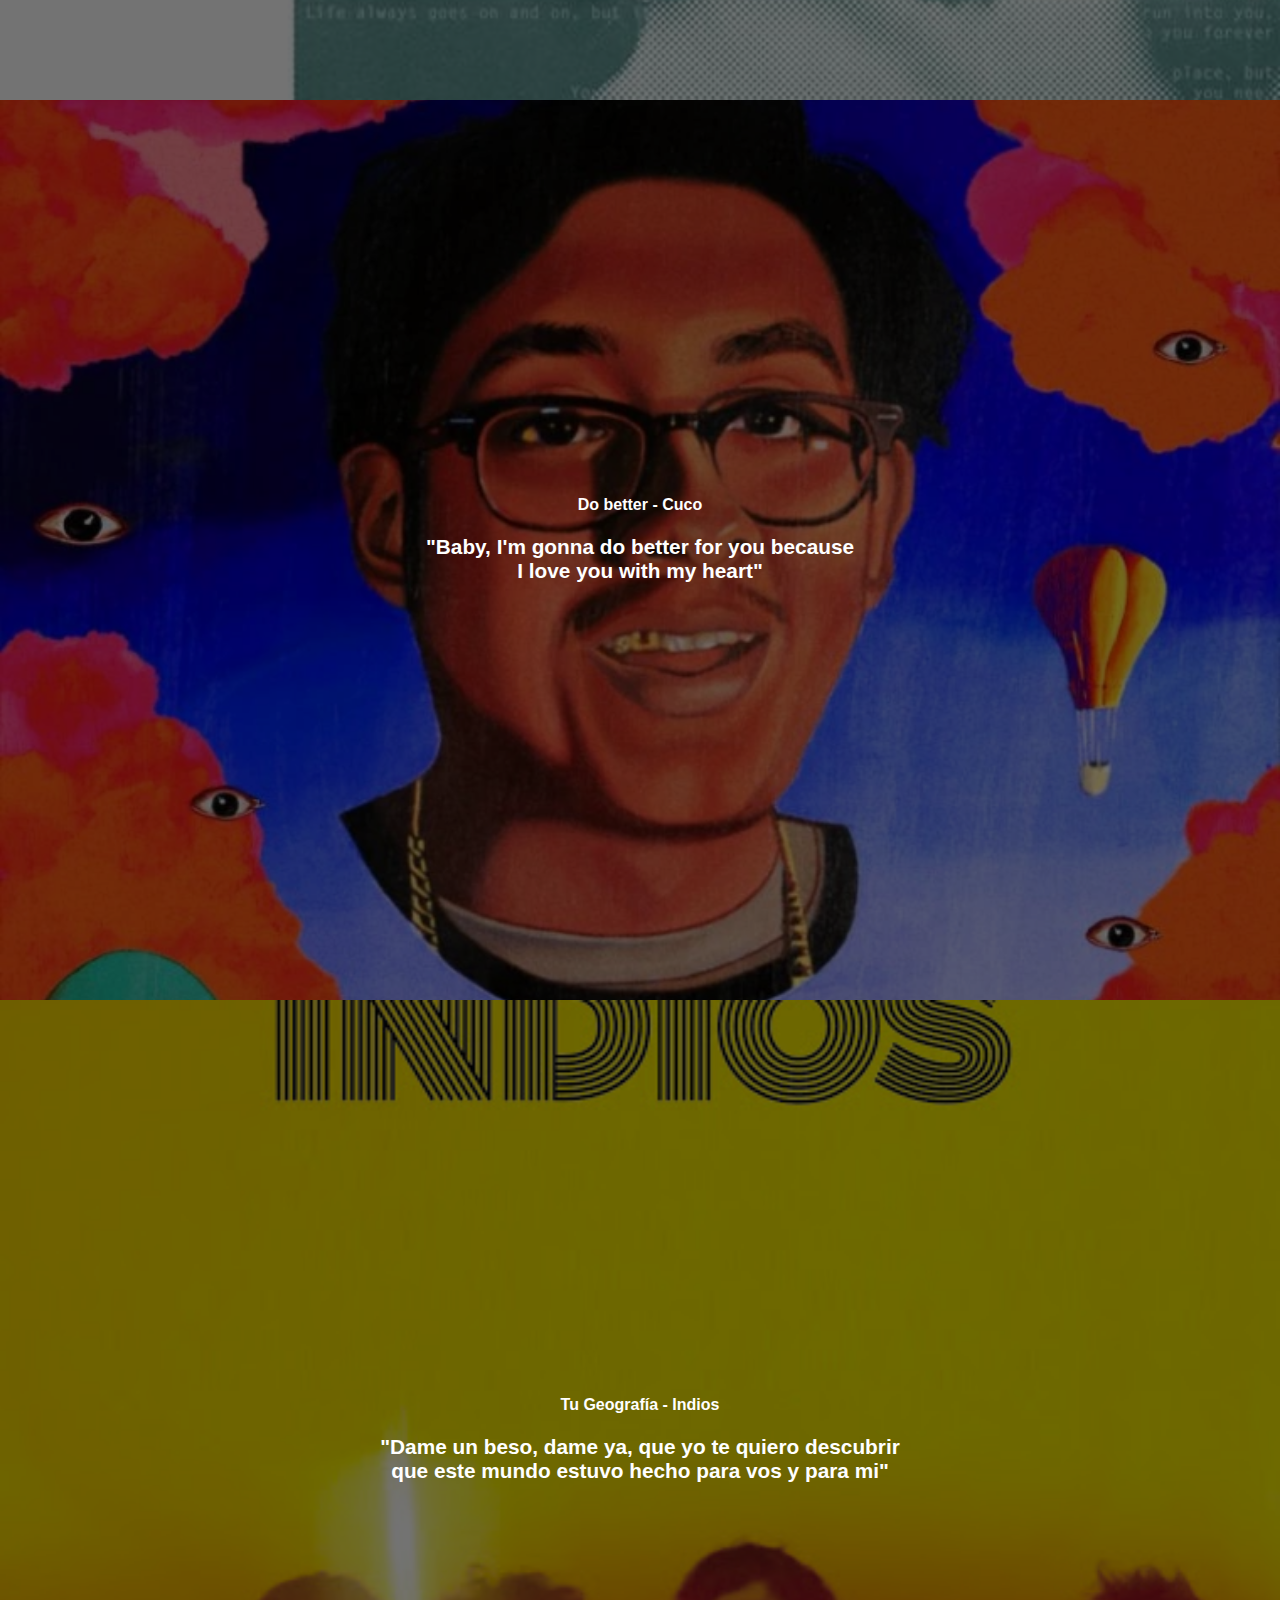
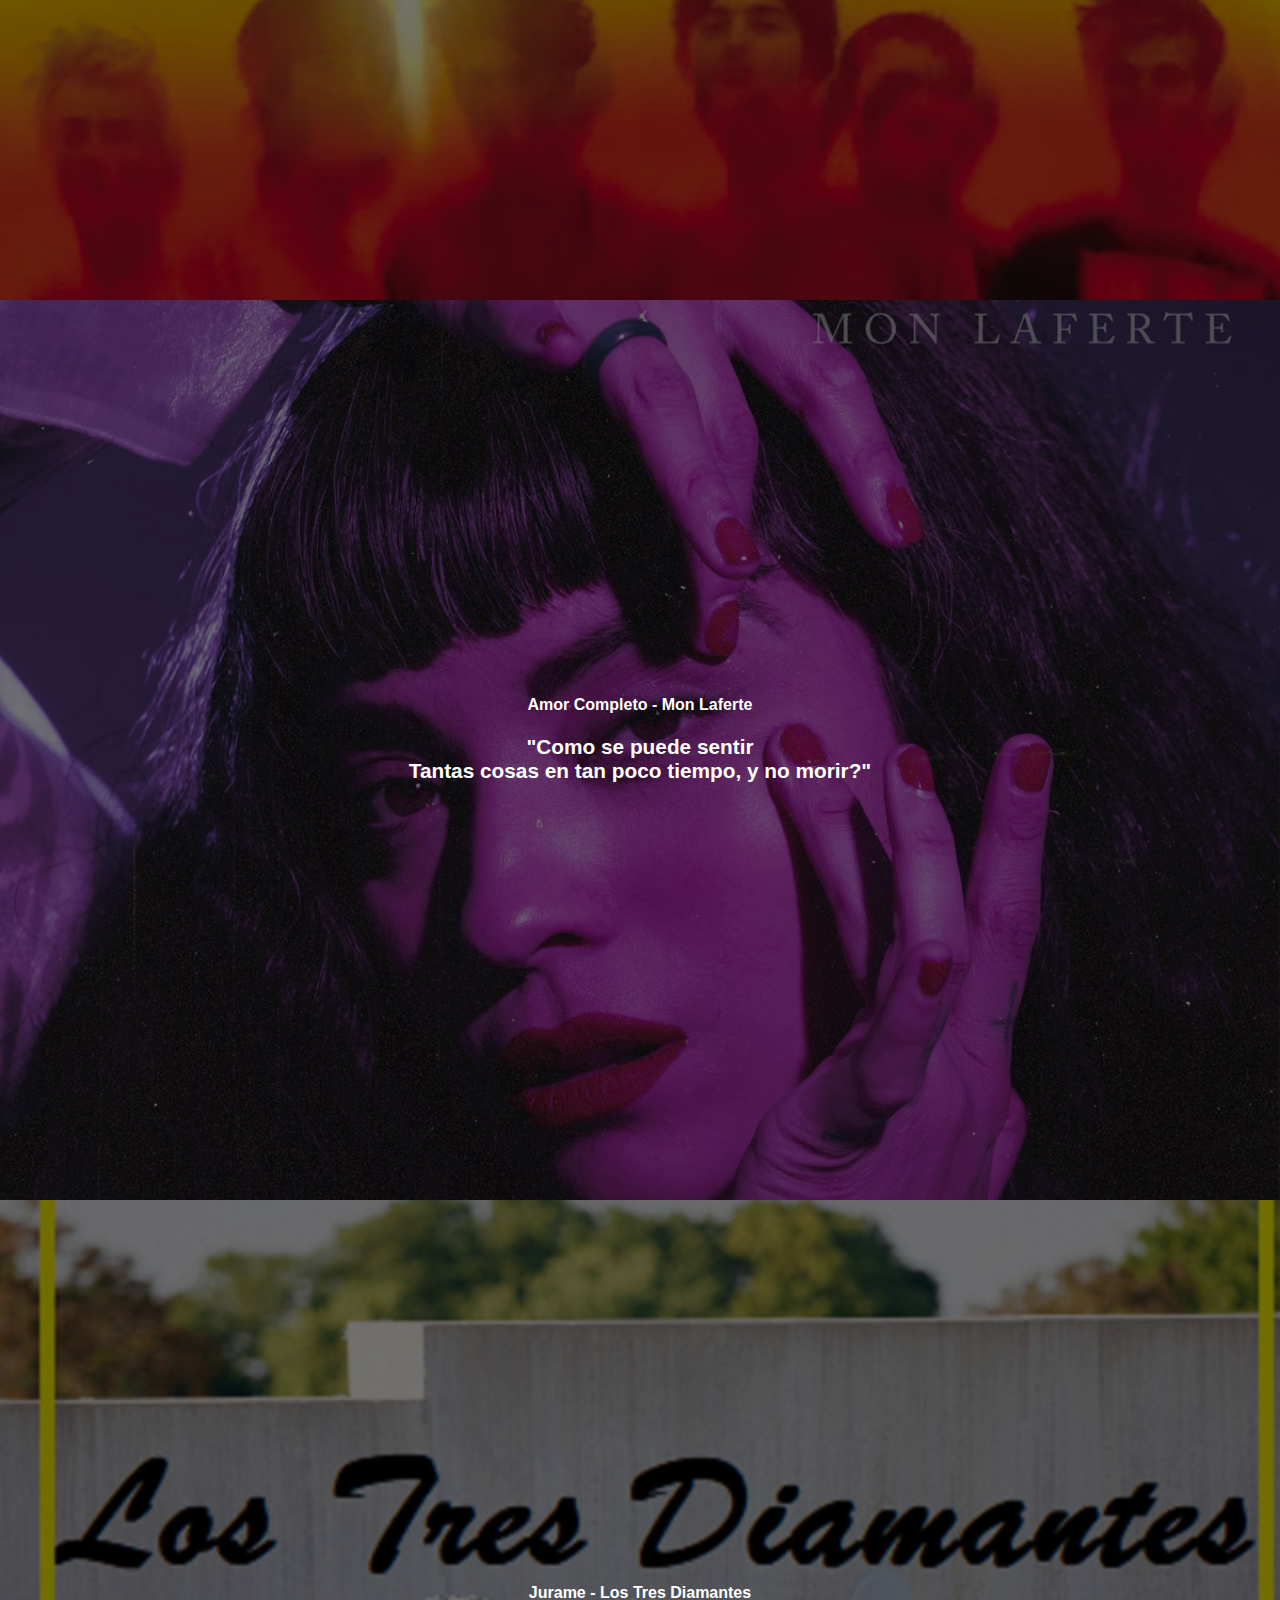
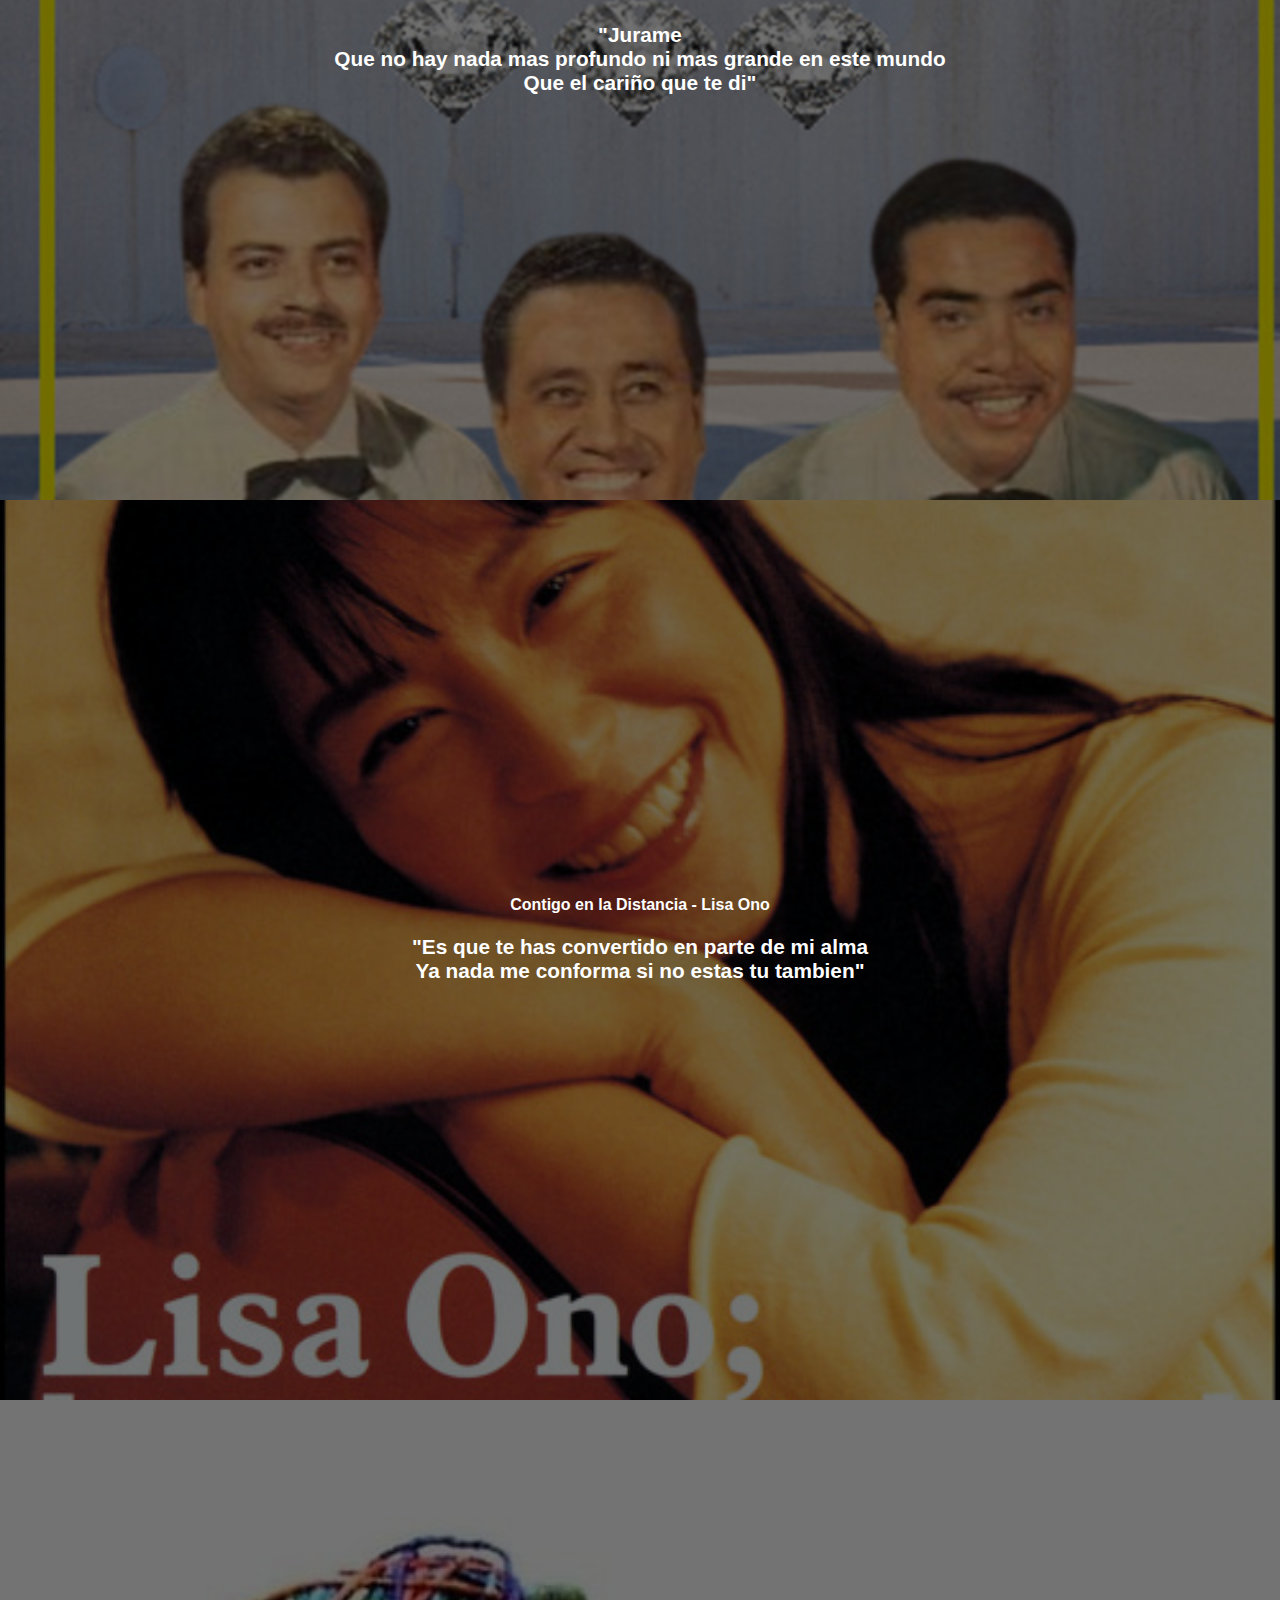
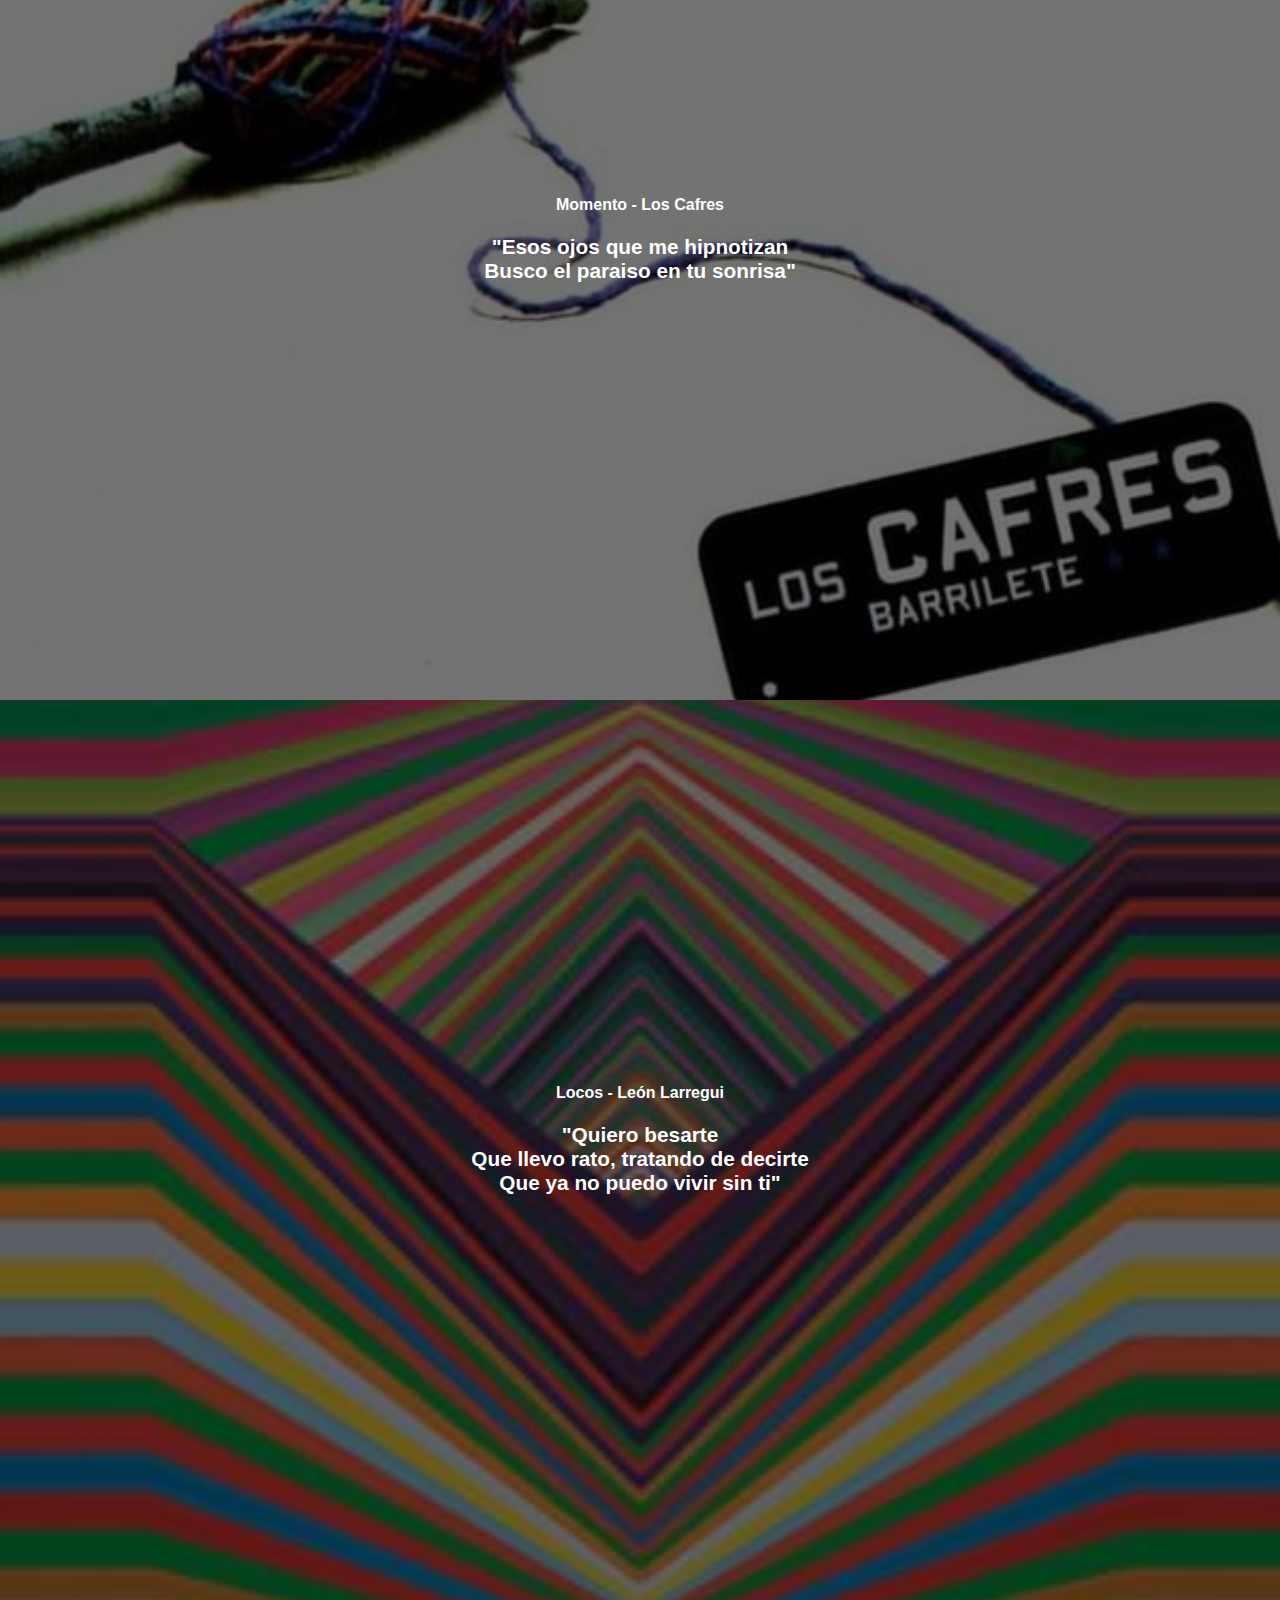
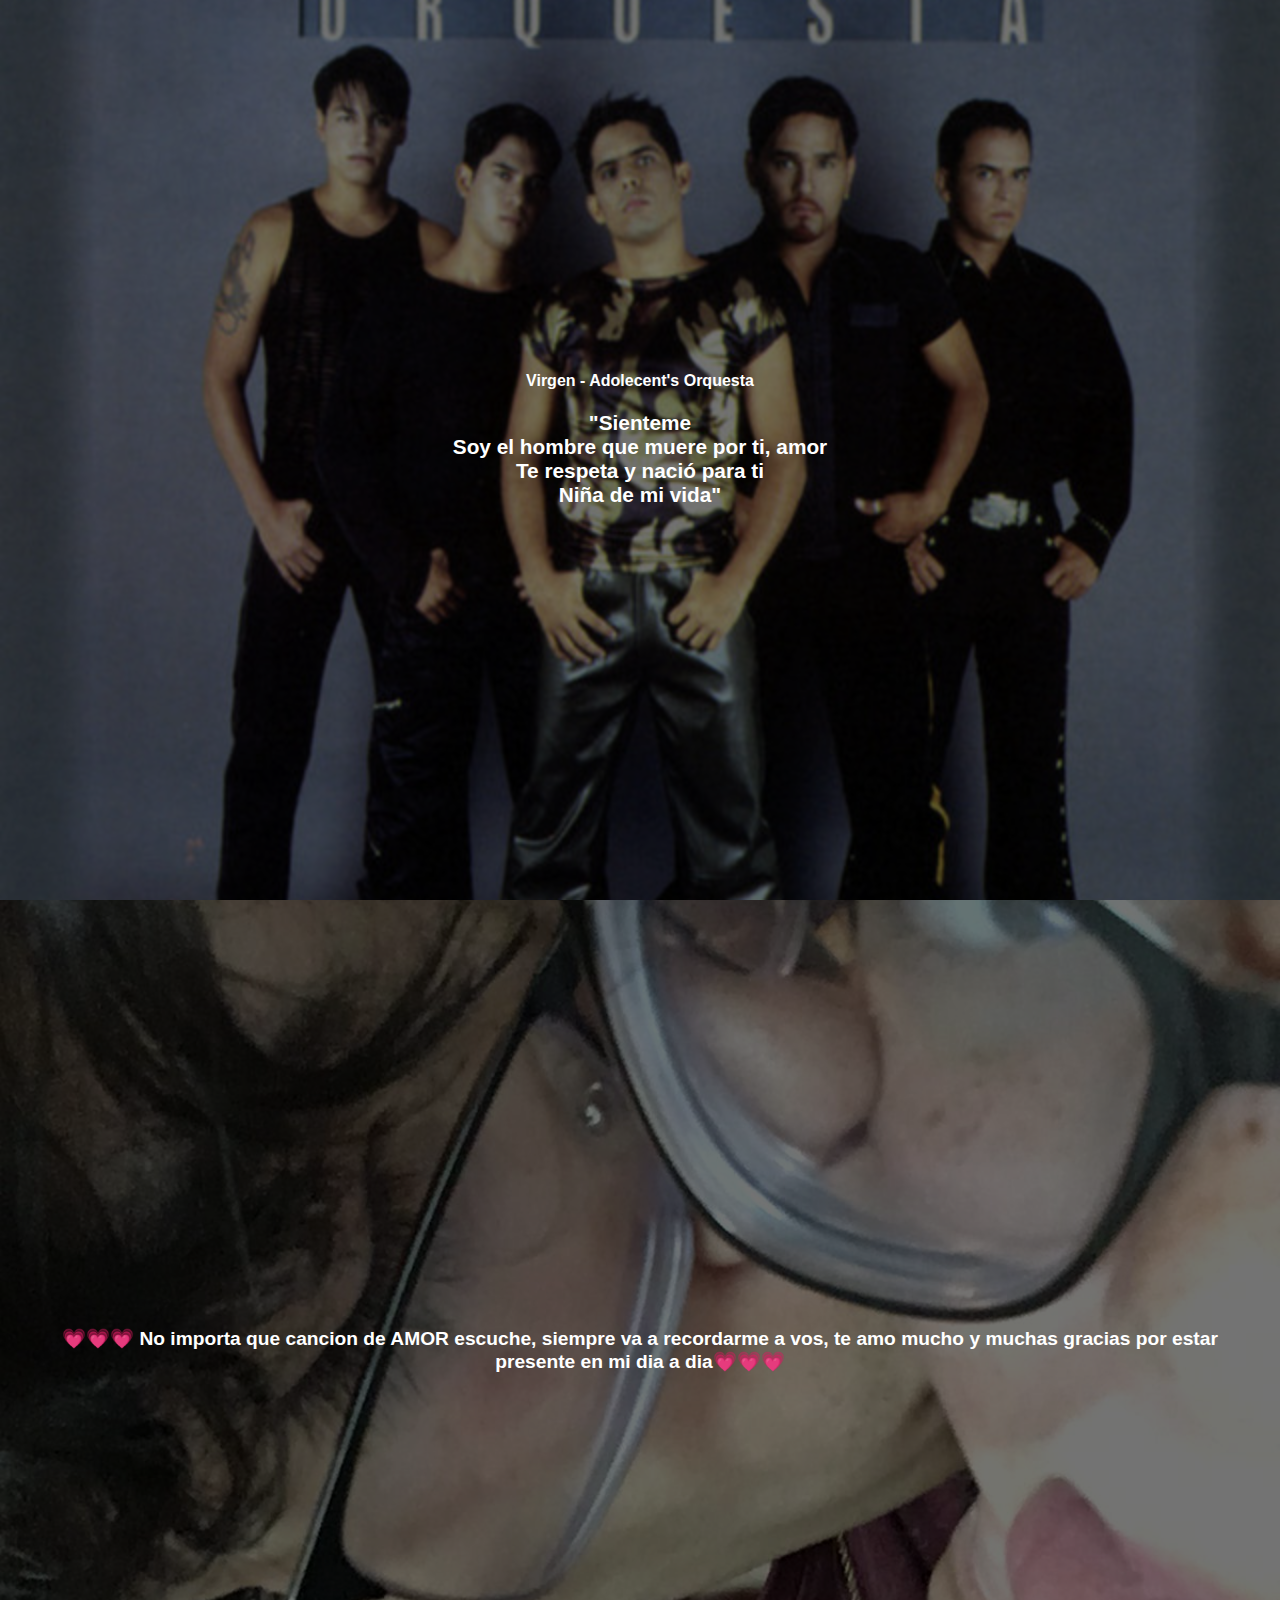
<file: music_10m/index.html>
<!DOCTYPE html>
<html lang="es">
<head>
    <meta charset="UTF-8">
    <meta name="viewport" content="width=device-width, initial-scale=1.0">
    <link rel="stylesheet" href="css/style.css">
    <title>Document</title>
</head>
<body>
    <div class="contenedor" style="background-image: url('assets/mi_novia.jpg');">
        <div class="texto"> POR ESTOS 10 MESES Y MUCHOS MAS, TE DEDICO TODO MI AMOR...💗💗💗 </div>
    </div>


    <a href="https://www.youtube.com/watch?v=du9Spd0BO9U&list=RDdu9Spd0BO9U&start_radio=1" target="_blank" rel="noopener noreferrer" class="link-contenedor1">
    <div class="contenedor1" style="background-image: url('assets/my_kind_of_woman.jpg');">
        <div class="titulo"> My Kind Of Woman - Mac DeMarco</div>
        <div class="letra">
            <p> "You're my, my, my, <br> my kind of woman" </p>
        </div>
    </div>
    </a>

    <a href="https://www.youtube.com/watch?v=Q_qmiJTVeMs&list=RDQ_qmiJTVeMs&start_radio=1" target="_blank" rel="noopener noreferrer" class="link-contenedor1">
    <div class="contenedor1" style="background-image: url('assets/no_other_heart.jpg');">
        <div class="titulo"> No Other Heart - Mac DeMarco</div>
        <div class="letra">
            <p> "if it's so <br> Then come on give this lover boy a try <br> I'll put the sparkle right back in your eyes <br> What could you lose?" </p>
        </div>
    </div>
    </a>

    <a href="https://www.youtube.com/watch?v=mlOKZmLhpCs&list=RDmlOKZmLhpCs&start_radio=1" target="_blank" rel="noopener noreferrer" class="link-contenedor1">
    <div class="contenedor1" style="background-image: url('assets/congratulations.jpg');">
        <div class="titulo"> Congratulations - Mac Miller </div>
        <div class="letra">
            <p> "Heaven probably not the same without you (not the same)" </p>
        </div>
    </div>
    </a>

    <a href="https://www.youtube.com/watch?v=oT2G7_bVttU&list=RDoT2G7_bVttU&start_radio=1" target="_blank" rel="noopener noreferrer" class="link-contenedor1">
    <div class="contenedor1" style="background-image: url('assets/surf.jpg');">
        <div class="titulo"> Surf - Mac Miller </div>
        <div class="letra">
            <p> "Where are you goin? Can I come too?" </p>
        </div>
    </div>
    </a>

    <a href="https://www.youtube.com/watch?v=8bk67UW46E0&list=RD8bk67UW46E0&start_radio=1" target="_blank" rel="noopener noreferrer" class="link-contenedor1">
    <div class="contenedor1" style="background-image: url('assets/seasons.jpg');">
        <div class="titulo"> Seasons - Wave to Earth </div>
        <div class="letra">
            <p> "But I'll pray for you all the time <br> if I could be by your side <br> I'll give you all my life my seasons" </p>
        </div>
    </div>
    </a>

    <a href="https://www.youtube.com/watch?v=lR24O_ztqKw&list=RDlR24O_ztqKw&start_radio=1" target="_blank" rel="noopener noreferrer" class="link-contenedor1">
    <div class="contenedor1" style="background-image: url('assets/light.jpg');">
        <div class="titulo"> Light - Wave to Earth </div>
        <div class="letra">
            <p> "You are my sea, you are my sunshine <br> The star, the moon" </p>
        </div>
    </div>
    </a>

    <a href="https://www.youtube.com/watch?v=mpZLoFV3O_4&list=RDmpZLoFV3O_4&start_radio=1" target="_blank" rel="noopener noreferrer" class="link-contenedor1">
    <div class="contenedor1" style="background-image: url('assets/sunny_days.png');">
        <div class="titulo"> Sunny Days - Wave to Earth </div>
        <div class="letra">
            <p> "The beautiful scenery of the streets <br> The chirpin' of birds is nothin' without you <br> I'm nothin' without you, ooh..." </p>
        </div>
    </div>
    </a>

    <a href="https://www.youtube.com/watch?v=qqA_rHZJk3o&list=RDqqA_rHZJk3o&start_radio=1" target="_blank" rel="noopener noreferrer" class="link-contenedor1">
    <div class="contenedor1" style="background-image: url('assets/daisy.jpg');">
        <div class="titulo"> Daisy. - Wave to Earth </div>
        <div class="letra">
            <p> "Oh daisy, it's my happiness to run into you" </p>
        </div>
    </div>
    </a>

    <a href="https://www.youtube.com/watch?v=rDzThMqJHD4&list=RDrDzThMqJHD4&start_radio=1" target="_blank" rel="noopener noreferrer" class="link-contenedor1">
    <div class="contenedor1" style="background-image: url('assets/do_better.jpg');">
        <div class="titulo"> Do better - Cuco </div>
        <div class="letra">
            <p> "Baby, I'm gonna do better for you because <br> I love you with my heart" </p>
        </div>
    </div>
    </a>

    <a href="https://www.youtube.com/watch?v=fEYfaPesLNY&list=RDfEYfaPesLNY&start_radio=1" target="_blank" rel="noopener noreferrer" class="link-contenedor1">
    <div class="contenedor1" style="background-image: url('assets/tu_geografia.jpg');">
        <div class="titulo"> Tu Geografía - Indios </div>
        <div class="letra">
            <p> "Dame un beso, dame ya, que yo te quiero descubrir <br> que este mundo estuvo hecho para vos y para mi" </p>
        </div>
    </div>
    </a>

    <a href="https://youtu.be/bLojUhnV_RQ?si=RjCHGCrGBnSgPKdt" target="_blank" rel="noopener noreferrer" class="link-contenedor1">
    <div class="contenedor1" style="background-image: url('assets/amor_completo.jpg');">
        <div class="titulo"> Amor Completo - Mon Laferte </div>
        <div class="letra">
            <p> "Como se puede sentir <br> Tantas cosas en tan poco tiempo, y no morir?" </p>
        </div>
    </div>
    </a>

    <a href="https://youtu.be/zMfVBPQHXmQ?si=TSeKZUJ5GCGsqmXc" target="_blank" rel="noopener noreferrer" class="link-contenedor1">
    <div class="contenedor1" style="background-image: url('assets/jurame.jpg');">
        <div class="titulo"> Jurame - Los Tres Diamantes </div>
        <div class="letra">
            <p> "Jurame <br> Que no hay nada mas profundo ni mas grande en este mundo <br> Que el cariño que te di" </p>
        </div>
    </div>
    </a>

    <a href="https://youtu.be/9lgWeFu0q28?si=UeR1tVAIzjcks1EH" target="_blank" rel="noopener noreferrer" class="link-contenedor1">
    <div class="contenedor1" style="background-image: url('assets/contigo_en_la_distancia.jpg');">
        <div class="titulo"> Contigo en la Distancia - Lisa Ono </div>
        <div class="letra">
            <p> "Es que te has convertido en parte de mi alma <br> Ya nada me conforma si no estas tu tambien" </p>
        </div>
    </div>
    </a>

    <a href="https://youtu.be/6DSsvuePM8A?si=c3ojFpE3fFavosLv" target="_blank" rel="noopener noreferrer" class="link-contenedor1">
    <div class="contenedor1" style="background-image: url('assets/momento.jpg');">
        <div class="titulo"> Momento - Los Cafres </div>
        <div class="letra">
            <p> "Esos ojos que me hipnotizan <br> Busco el paraiso en tu sonrisa" </p>
        </div>
    </div>
    </a>

    <a href="https://youtu.be/oQnvA564Y7A?si=KBqSM7Mk0Ah4exoE" target="_blank" rel="noopener noreferrer" class="link-contenedor1">
    <div class="contenedor1" style="background-image: url('assets/locos.jpg');">
        <div class="titulo"> Locos - León Larregui </div>
        <div class="letra">
            <p> "Quiero besarte <br> Que llevo rato, tratando de decirte <br> Que ya no puedo vivir sin ti" </p>
        </div>
    </div>
    </a>

    <a href="https://youtu.be/pz9O3UeM_o0?si=auvcLx8NZKI_KbmS" target="_blank" rel="noopener noreferrer" class="link-contenedor1">
    <div class="contenedor1" style="background-image: url('assets/virgen.jpg');">
        <div class="titulo"> Virgen - Adolecent's Orquesta </div>
        <div class="letra">
            <p> "Sienteme <br> Soy el hombre que muere por ti, amor <br> Te respeta y nació para ti <br> Niña de mi vida" </p>
        </div>
    </div>
    </a>


    <div class="contenedor" style="background-image: url('assets/mi_novia2.jpg');">
        <div class="texto"> 💗💗💗 No importa que cancion de AMOR escuche, siempre va a recordarme a vos, te amo mucho y muchas gracias por estar presente en mi dia a dia💗💗💗 </div>
    </div>


    <script src="js/script.js"></script>

</body>
</html>
</file>
<file: css/style.css>
body {
    height: 100%;
    width: 100%;
    margin: 0;
    background-repeat: no-repeat;
    background-color: #000000;
}

/*TITULO PRINCIPAL*/

.contenedor {
    width: 100%;
    height: 100vh;
    background-size: cover;
    background-position: center;
    transition: background-attachment 2s;
    display: flex;
    flex-direction: column;
    justify-content: center;
    flex-wrap: wrap;
    align-items: center;
    color: white;
}
.texto {
    font-family: 'Segoe UI', Tahoma, Geneva, Verdana, sans-serif;
    text-align: center;
    display: flex;
    flex-wrap: wrap;
    font-size: 120%;
    margin: 60px;
    font-weight: 700;
    z-index: 2;
}

/*CANCIONES*/

.contenedor1 {
    width: 100%;
    height: 100vh;
    background-size: cover;
    text-align: center;
    background-position: center;
    transition: background-attachment 2s;
    display: flex;
    flex-direction: column;
    justify-content: center;
    flex-wrap: wrap;
    align-items: center;
    color: white;
}
.titulo {
    font-family: 'Segoe UI', Tahoma, Geneva, Verdana, sans-serif;
    text-align: center;
    display: flex;
    flex-wrap: wrap;
    font-size: 100%;
    font-weight: 900;
    z-index: 2;
}
.letra {
    font-family: 'Segoe UI', Tahoma, Geneva, Verdana, sans-serif;
    display: flex;
    flex-wrap: wrap;
    font-size: 130%;
    font-weight: 600;
    margin-left: 45px;
    margin-right: 45px;
    z-index: 2;
}

/*OPACIDAD*/

.contenedor::before,
.contenedor1::before {
    content: "";
    position: absolute;
    inset: 0;
    background: rgba(0, 0, 0, 0.55);
    z-index: 1;
}
.contenedor,
.contenedor1 {
    position: relative;
}

/*ENLACE*/

.link-contenedor1 {
    display: block;
    text-decoration: none;
    color: inherit;
}


.fija {
    background-attachment: fixed;
}
</file>
<file: music_10m/css/style.css>
body {
    height: 100%;
    width: 100%;
    margin: 0;
    background-repeat: no-repeat;
    background-color: #000000;
}

/*TITULO PRINCIPAL*/

.contenedor {
    width: 100%;
    height: 100vh;
    background-size: cover;
    background-position: center;
    transition: background-attachment 2s;
    display: flex;
    flex-direction: column;
    justify-content: center;
    flex-wrap: wrap;
    align-items: center;
    color: white;
}
.texto {
    font-family: 'Segoe UI', Tahoma, Geneva, Verdana, sans-serif;
    text-align: center;
    display: flex;
    flex-wrap: wrap;
    font-size: 120%;
    margin: 60px;
    font-weight: 700;
    z-index: 2;
}

/*CANCIONES*/

.contenedor1 {
    width: 100%;
    height: 100vh;
    background-size: cover;
    text-align: center;
    background-position: center;
    transition: background-attachment 2s;
    display: flex;
    flex-direction: column;
    justify-content: center;
    flex-wrap: wrap;
    align-items: center;
    color: white;
}
.titulo {
    font-family: 'Segoe UI', Tahoma, Geneva, Verdana, sans-serif;
    text-align: center;
    display: flex;
    flex-wrap: wrap;
    font-size: 100%;
    font-weight: 900;
    z-index: 2;
}
.letra {
    font-family: 'Segoe UI', Tahoma, Geneva, Verdana, sans-serif;
    display: flex;
    flex-wrap: wrap;
    font-size: 130%;
    font-weight: 600;
    margin-left: 45px;
    margin-right: 45px;
    z-index: 2;
}

/*OPACIDAD*/

.contenedor::before,
.contenedor1::before {
    content: "";
    position: absolute;
    inset: 0;
    background: rgba(0, 0, 0, 0.55);
    z-index: 1;
}
.contenedor,
.contenedor1 {
    position: relative;
}

/*ENLACE*/

.link-contenedor1 {
    display: block;
    text-decoration: none;
    color: inherit;
}


.fija {
    background-attachment: fixed;
}
</file>
